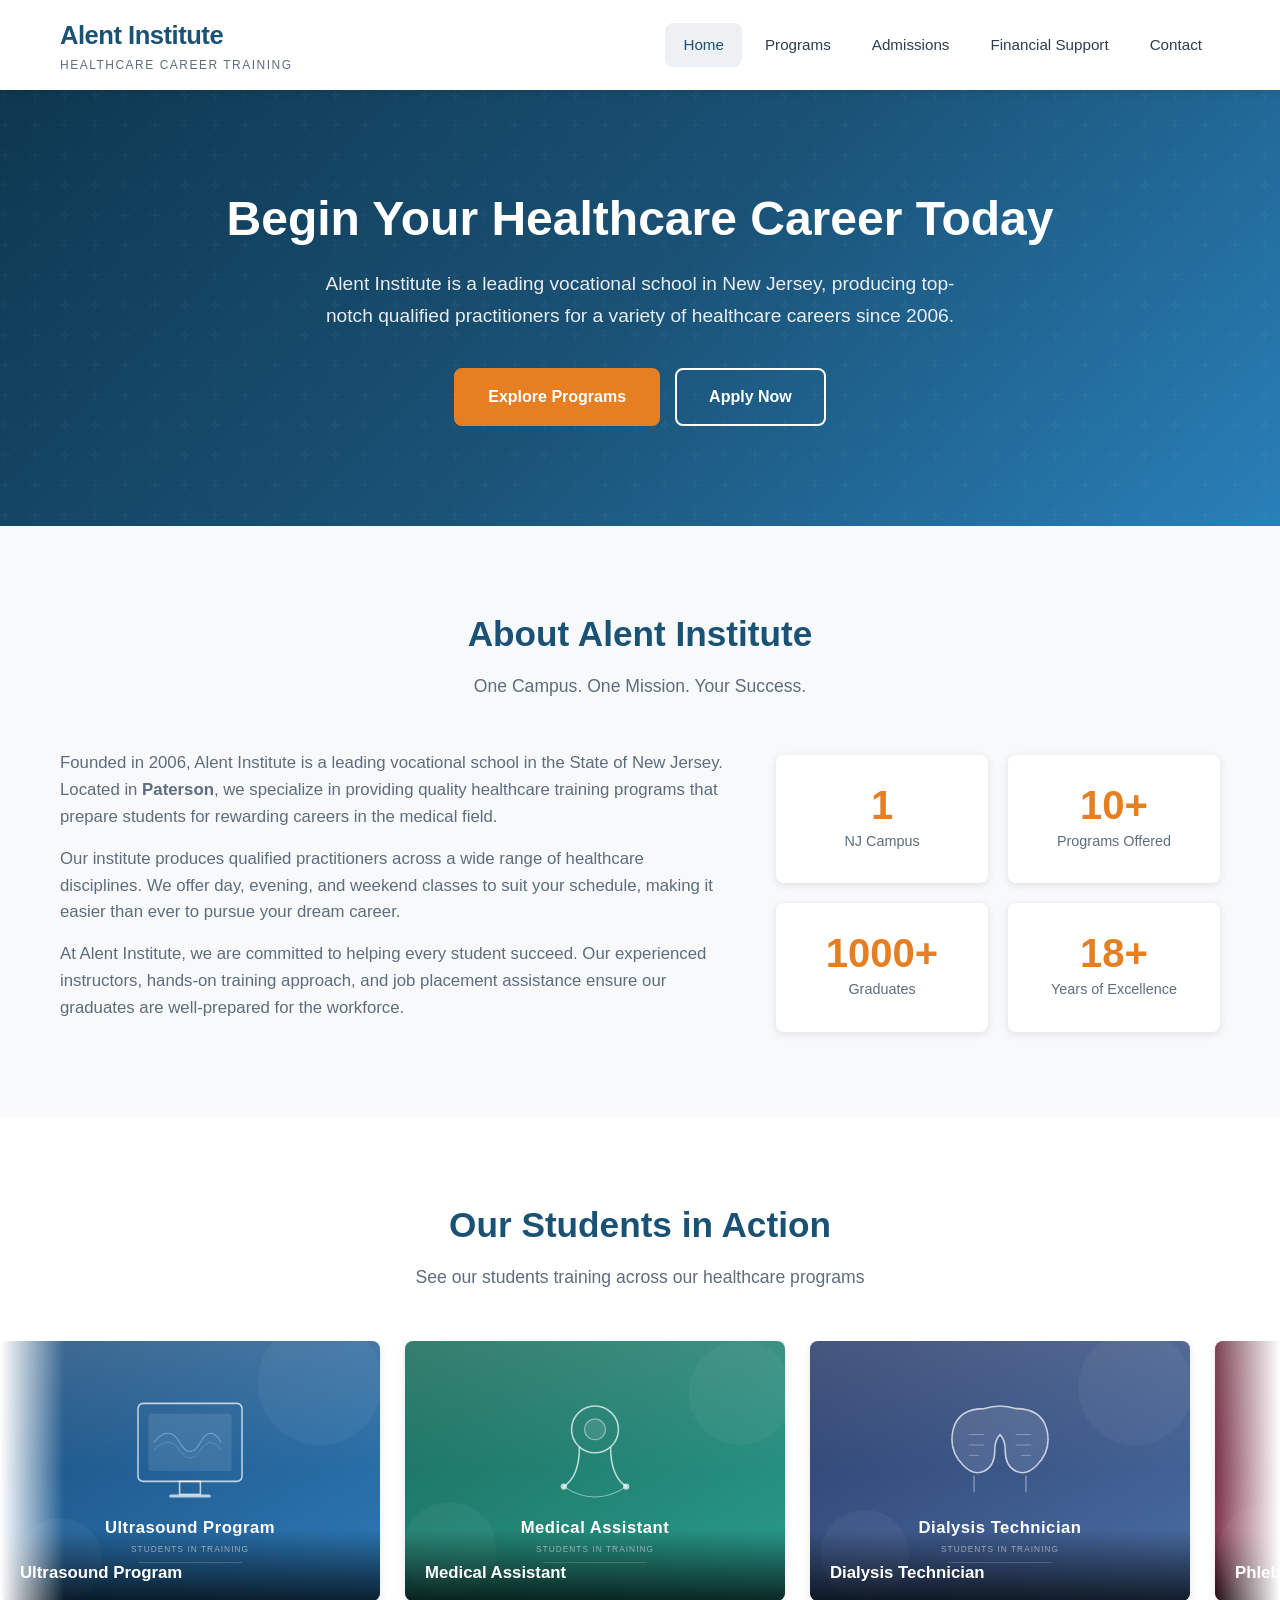
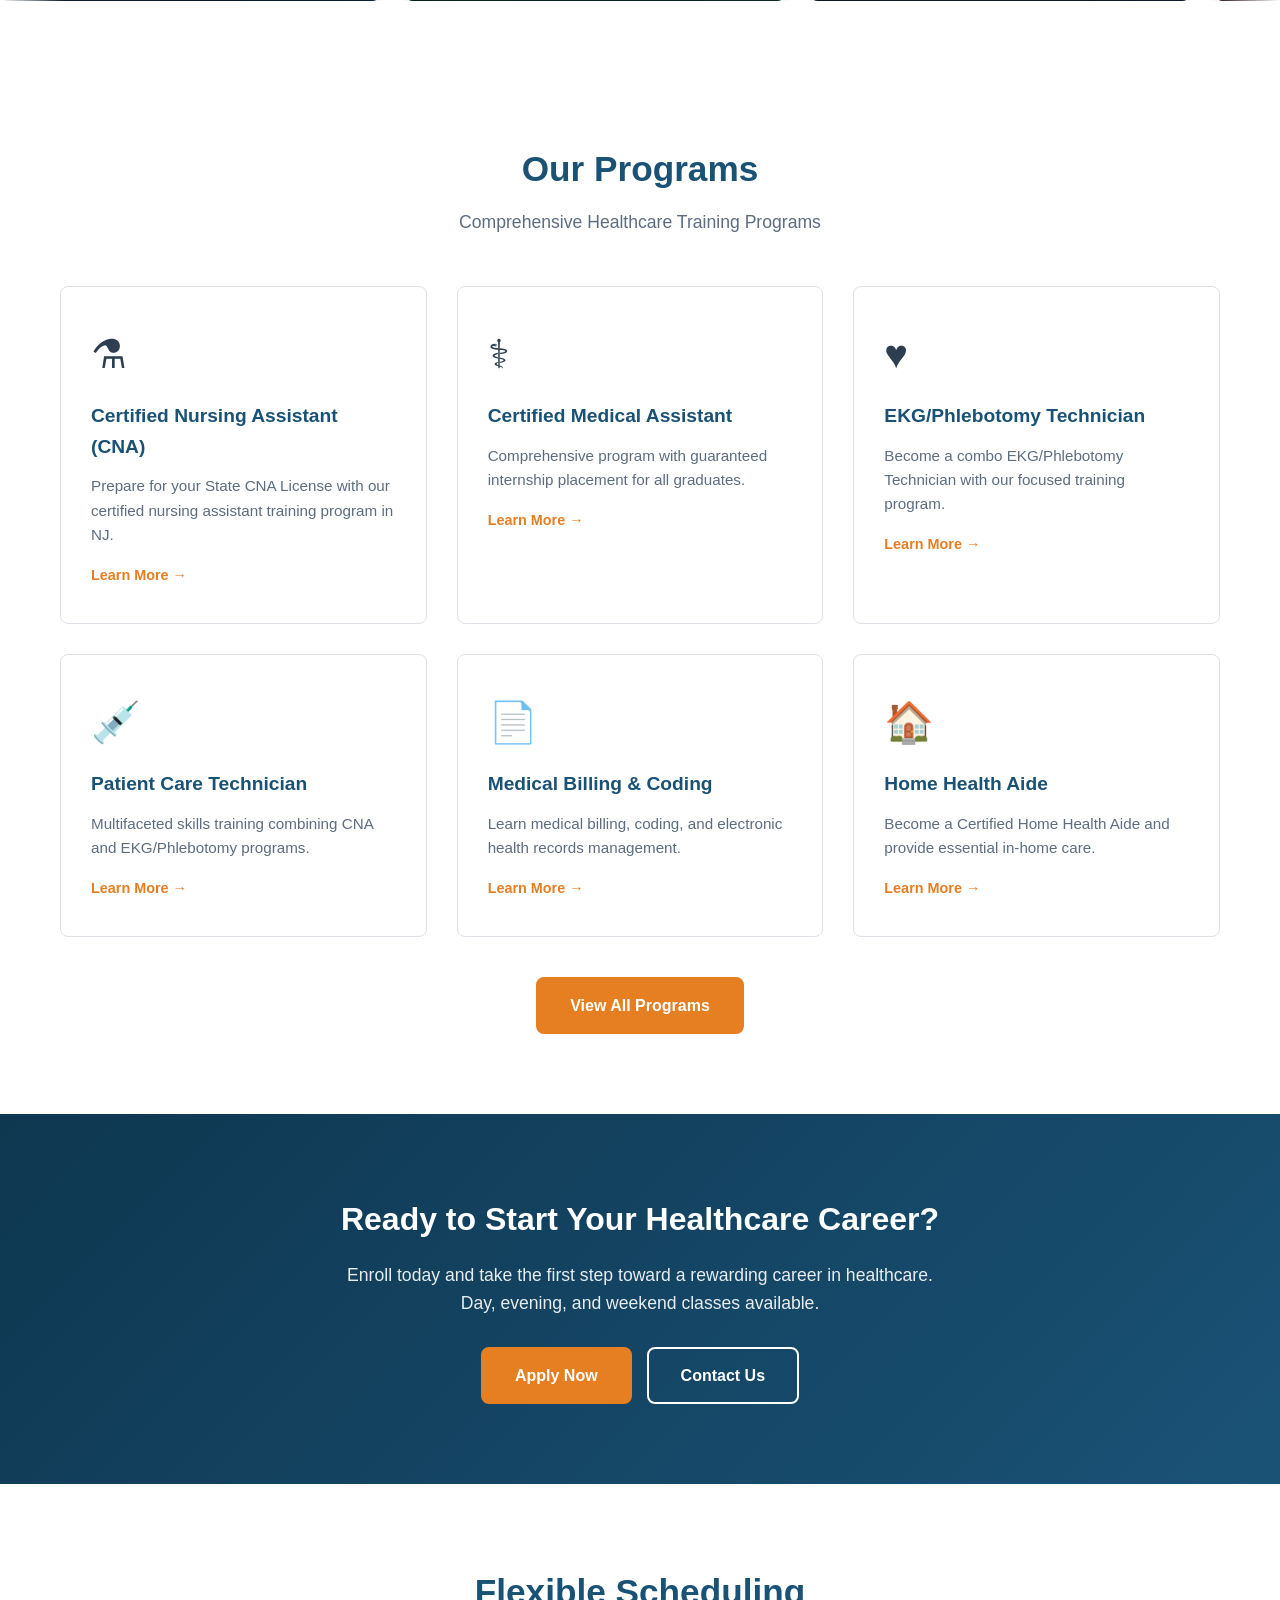
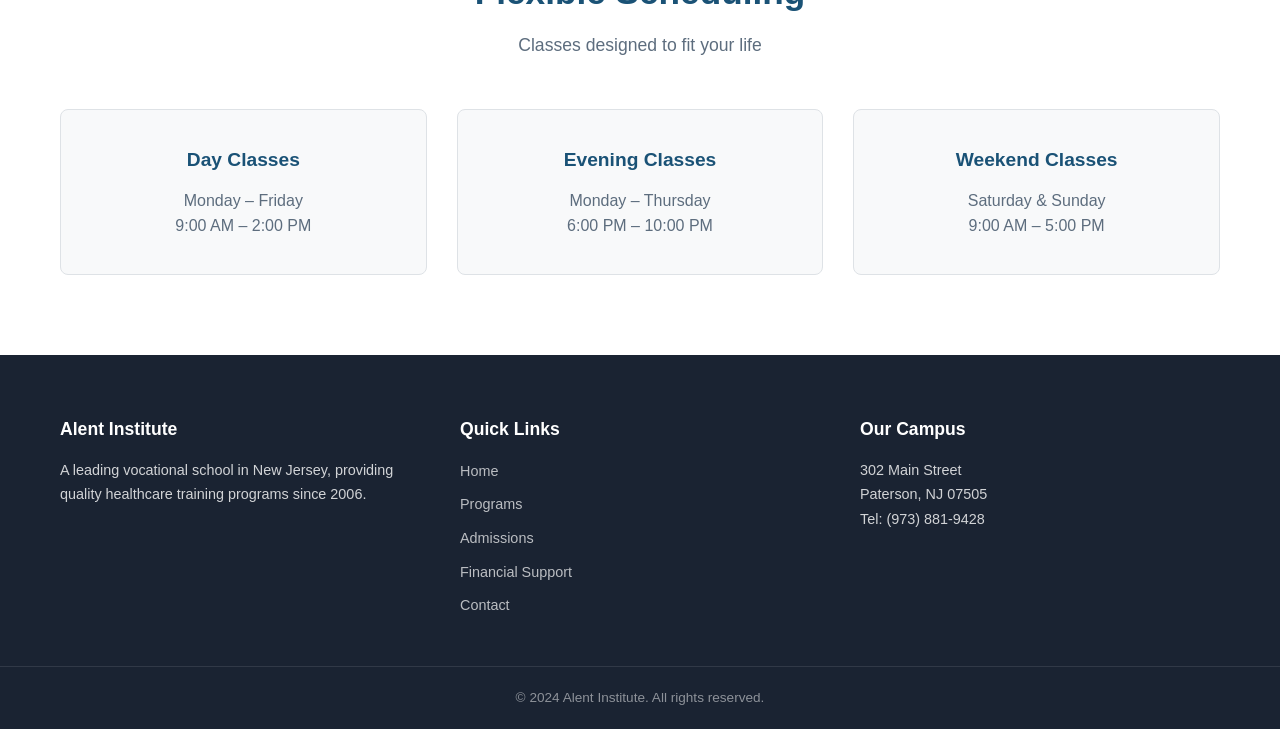
<file: index.html>
<!DOCTYPE html>
<html lang="en">
<head>
    <meta charset="UTF-8">
    <meta name="viewport" content="width=device-width, initial-scale=1.0">
    <title>Medical Training School | Alent Institute in New Jersey, USA</title>
    <meta name="description" content="Alent Institute offers certified healthcare training programs in Paterson, New Jersey. CNA, Medical Assistant, EKG/Phlebotomy, Ultrasound, Pharmacy Tech, and more.">
    <link rel="stylesheet" href="styles.css">
</head>
<body>
    <header class="site-header">
        <div class="container header-inner">
            <a href="index.html" class="logo">
                <span class="logo-main">Alent Institute</span>
                <span class="logo-tagline">Healthcare Career Training</span>
            </a>
            <button class="mobile-menu-toggle" aria-label="Toggle menu">&#9776;</button>
            <nav class="main-nav">
                <ul>
                    <li><a href="index.html" class="active">Home</a></li>
                    <li><a href="programs.html">Programs</a></li>
                    <li><a href="admissions.html">Admissions</a></li>
                    <li><a href="financial-aid.html">Financial Support</a></li>
                    <li><a href="contact.html">Contact</a></li>
                </ul>
            </nav>
        </div>
    </header>

    <section class="hero">
        <div class="hero-overlay"></div>
        <div class="container hero-content">
            <h1>Begin Your Healthcare Career Today</h1>
            <p>Alent Institute is a leading vocational school in New Jersey, producing top-notch qualified practitioners for a variety of healthcare careers since 2006.</p>
            <div class="hero-buttons">
                <a href="programs.html" class="btn btn-primary">Explore Programs</a>
                <a href="admissions.html" class="btn btn-secondary">Apply Now</a>
            </div>
        </div>
    </section>

    <section class="section about-section">
        <div class="container">
            <div class="section-header">
                <h2>About Alent Institute</h2>
                <p class="section-subtitle">One Campus. One Mission. Your Success.</p>
            </div>
            <div class="about-grid">
                <div class="about-text">
                    <p>Founded in 2006, Alent Institute is a leading vocational school in the State of New Jersey. Located in <strong>Paterson</strong>, we specialize in providing quality healthcare training programs that prepare students for rewarding careers in the medical field.</p>
                    <p>Our institute produces qualified practitioners across a wide range of healthcare disciplines. We offer day, evening, and weekend classes to suit your schedule, making it easier than ever to pursue your dream career.</p>
                    <p>At Alent Institute, we are committed to helping every student succeed. Our experienced instructors, hands-on training approach, and job placement assistance ensure our graduates are well-prepared for the workforce.</p>
                </div>
                <div class="about-highlights">
                    <div class="highlight-card">
                        <div class="highlight-number">1</div>
                        <div class="highlight-label">NJ Campus</div>
                    </div>
                    <div class="highlight-card">
                        <div class="highlight-number">10+</div>
                        <div class="highlight-label">Programs Offered</div>
                    </div>
                    <div class="highlight-card">
                        <div class="highlight-number">1000+</div>
                        <div class="highlight-label">Graduates</div>
                    </div>
                    <div class="highlight-card">
                        <div class="highlight-number">18+</div>
                        <div class="highlight-label">Years of Excellence</div>
                    </div>
                </div>
            </div>
        </div>
    </section>

    <section class="section photo-carousel-section">
        <div class="container">
            <div class="section-header">
                <h2>Our Students in Action</h2>
                <p class="section-subtitle">See our students training across our healthcare programs</p>
            </div>
        </div>
        <div class="carousel-wrapper">
            <div class="carousel-track">
                <div class="carousel-slide">
                    <img src="images/ultrasound-program.svg" alt="Students in Ultrasound Program at Alent Institute">
                    <div class="carousel-caption">Ultrasound Program</div>
                </div>
                <div class="carousel-slide">
                    <img src="images/medical-assistant.svg" alt="Students in Medical Assistant Program at Alent Institute">
                    <div class="carousel-caption">Medical Assistant</div>
                </div>
                <div class="carousel-slide">
                    <img src="images/dialysis-tech.svg" alt="Students in Dialysis Technician Program at Alent Institute">
                    <div class="carousel-caption">Dialysis Technician</div>
                </div>
                <div class="carousel-slide">
                    <img src="images/phlebotomy-tech.svg" alt="Students in Phlebotomy Technician Program at Alent Institute">
                    <div class="carousel-caption">Phlebotomy Technician</div>
                </div>
                <div class="carousel-slide">
                    <img src="images/ekg-tech.svg" alt="Students in EKG Technician Program at Alent Institute">
                    <div class="carousel-caption">EKG Technician</div>
                </div>
                <div class="carousel-slide">
                    <img src="images/medical-billing.svg" alt="Students in Medical Billing and Coding Program at Alent Institute">
                    <div class="carousel-caption">Medical Billing &amp; Coding</div>
                </div>
                <div class="carousel-slide">
                    <img src="images/cna-program.svg" alt="Students in CNA Program at Alent Institute">
                    <div class="carousel-caption">CNA Program</div>
                </div>
                <div class="carousel-slide">
                    <img src="images/pharmacy-tech.svg" alt="Students in Pharmacy Technician Program at Alent Institute">
                    <div class="carousel-caption">Pharmacy Technician</div>
                </div>
                <!-- Duplicate slides for seamless infinite scroll -->
                <div class="carousel-slide">
                    <img src="images/ultrasound-program.svg" alt="Students in Ultrasound Program at Alent Institute">
                    <div class="carousel-caption">Ultrasound Program</div>
                </div>
                <div class="carousel-slide">
                    <img src="images/medical-assistant.svg" alt="Students in Medical Assistant Program at Alent Institute">
                    <div class="carousel-caption">Medical Assistant</div>
                </div>
                <div class="carousel-slide">
                    <img src="images/dialysis-tech.svg" alt="Students in Dialysis Technician Program at Alent Institute">
                    <div class="carousel-caption">Dialysis Technician</div>
                </div>
                <div class="carousel-slide">
                    <img src="images/phlebotomy-tech.svg" alt="Students in Phlebotomy Technician Program at Alent Institute">
                    <div class="carousel-caption">Phlebotomy Technician</div>
                </div>
            </div>
        </div>
    </section>

    <section class="section programs-section">
        <div class="container">
            <div class="section-header">
                <h2>Our Programs</h2>
                <p class="section-subtitle">Comprehensive Healthcare Training Programs</p>
            </div>
            <div class="programs-grid">
                <div class="program-card">
                    <div class="program-icon">&#9879;</div>
                    <h3>Certified Nursing Assistant (CNA)</h3>
                    <p>Prepare for your State CNA License with our certified nursing assistant training program in NJ.</p>
                    <a href="programs.html#cna" class="card-link">Learn More &rarr;</a>
                </div>
                <div class="program-card">
                    <div class="program-icon">&#9877;</div>
                    <h3>Certified Medical Assistant</h3>
                    <p>Comprehensive program with guaranteed internship placement for all graduates.</p>
                    <a href="programs.html#medical-assistant" class="card-link">Learn More &rarr;</a>
                </div>
                <div class="program-card">
                    <div class="program-icon">&#9829;</div>
                    <h3>EKG/Phlebotomy Technician</h3>
                    <p>Become a combo EKG/Phlebotomy Technician with our focused training program.</p>
                    <a href="programs.html#ekg-phlebotomy" class="card-link">Learn More &rarr;</a>
                </div>
                <div class="program-card">
                    <div class="program-icon">&#128137;</div>
                    <h3>Patient Care Technician</h3>
                    <p>Multifaceted skills training combining CNA and EKG/Phlebotomy programs.</p>
                    <a href="programs.html#patient-care" class="card-link">Learn More &rarr;</a>
                </div>
                <div class="program-card">
                    <div class="program-icon">&#128196;</div>
                    <h3>Medical Billing &amp; Coding</h3>
                    <p>Learn medical billing, coding, and electronic health records management.</p>
                    <a href="programs.html#billing-coding" class="card-link">Learn More &rarr;</a>
                </div>
                <div class="program-card">
                    <div class="program-icon">&#127968;</div>
                    <h3>Home Health Aide</h3>
                    <p>Become a Certified Home Health Aide and provide essential in-home care.</p>
                    <a href="programs.html#home-health" class="card-link">Learn More &rarr;</a>
                </div>
            </div>
            <div class="programs-cta">
                <a href="programs.html" class="btn btn-primary">View All Programs</a>
            </div>
        </div>
    </section>

    <section class="section cta-section">
        <div class="container cta-content">
            <h2>Ready to Start Your Healthcare Career?</h2>
            <p>Enroll today and take the first step toward a rewarding career in healthcare. Day, evening, and weekend classes available.</p>
            <div class="hero-buttons">
                <a href="admissions.html" class="btn btn-primary">Apply Now</a>
                <a href="contact.html" class="btn btn-secondary">Contact Us</a>
            </div>
        </div>
    </section>

    <section class="section schedule-section">
        <div class="container">
            <div class="section-header">
                <h2>Flexible Scheduling</h2>
                <p class="section-subtitle">Classes designed to fit your life</p>
            </div>
            <div class="schedule-grid">
                <div class="schedule-card">
                    <h3>Day Classes</h3>
                    <p>Monday &ndash; Friday<br>9:00 AM &ndash; 2:00 PM</p>
                </div>
                <div class="schedule-card">
                    <h3>Evening Classes</h3>
                    <p>Monday &ndash; Thursday<br>6:00 PM &ndash; 10:00 PM</p>
                </div>
                <div class="schedule-card">
                    <h3>Weekend Classes</h3>
                    <p>Saturday &amp; Sunday<br>9:00 AM &ndash; 5:00 PM</p>
                </div>
            </div>
        </div>
    </section>

    <footer class="site-footer">
        <div class="container footer-inner">
            <div class="footer-col">
                <h4>Alent Institute</h4>
                <p>A leading vocational school in New Jersey, providing quality healthcare training programs since 2006.</p>
            </div>
            <div class="footer-col">
                <h4>Quick Links</h4>
                <ul>
                    <li><a href="index.html">Home</a></li>
                    <li><a href="programs.html">Programs</a></li>
                    <li><a href="admissions.html">Admissions</a></li>
                    <li><a href="financial-aid.html">Financial Support</a></li>
                    <li><a href="contact.html">Contact</a></li>
                </ul>
            </div>
            <div class="footer-col">
                <h4>Our Campus</h4>
                <p>302 Main Street<br>Paterson, NJ 07505<br>Tel: (973) 881-9428</p>
            </div>
        </div>
        <div class="footer-bottom">
            <div class="container">
                <p>&copy; 2024 Alent Institute. All rights reserved.</p>
            </div>
        </div>
    </footer>

    <script>
        document.querySelector('.mobile-menu-toggle').addEventListener('click', function() {
            document.querySelector('.main-nav').classList.toggle('open');
        });
    </script>
</body>
</html>
</file>
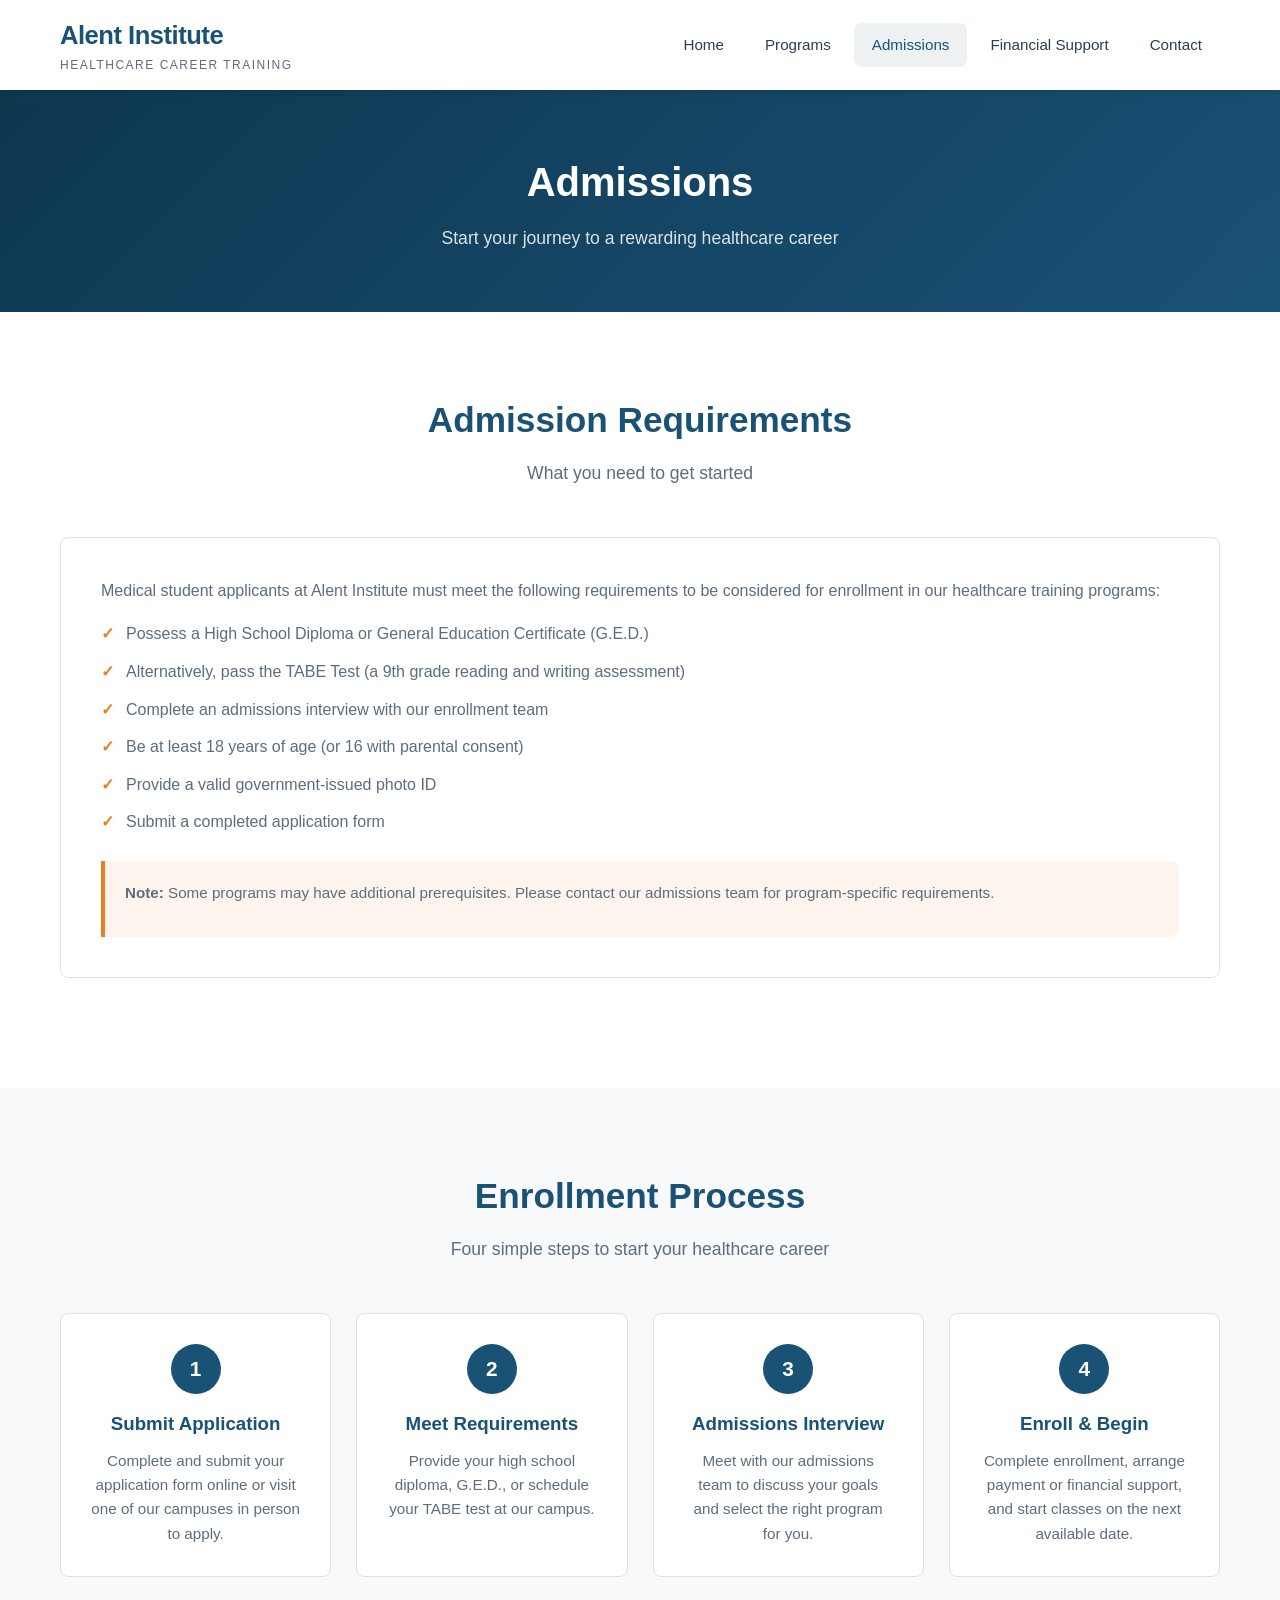
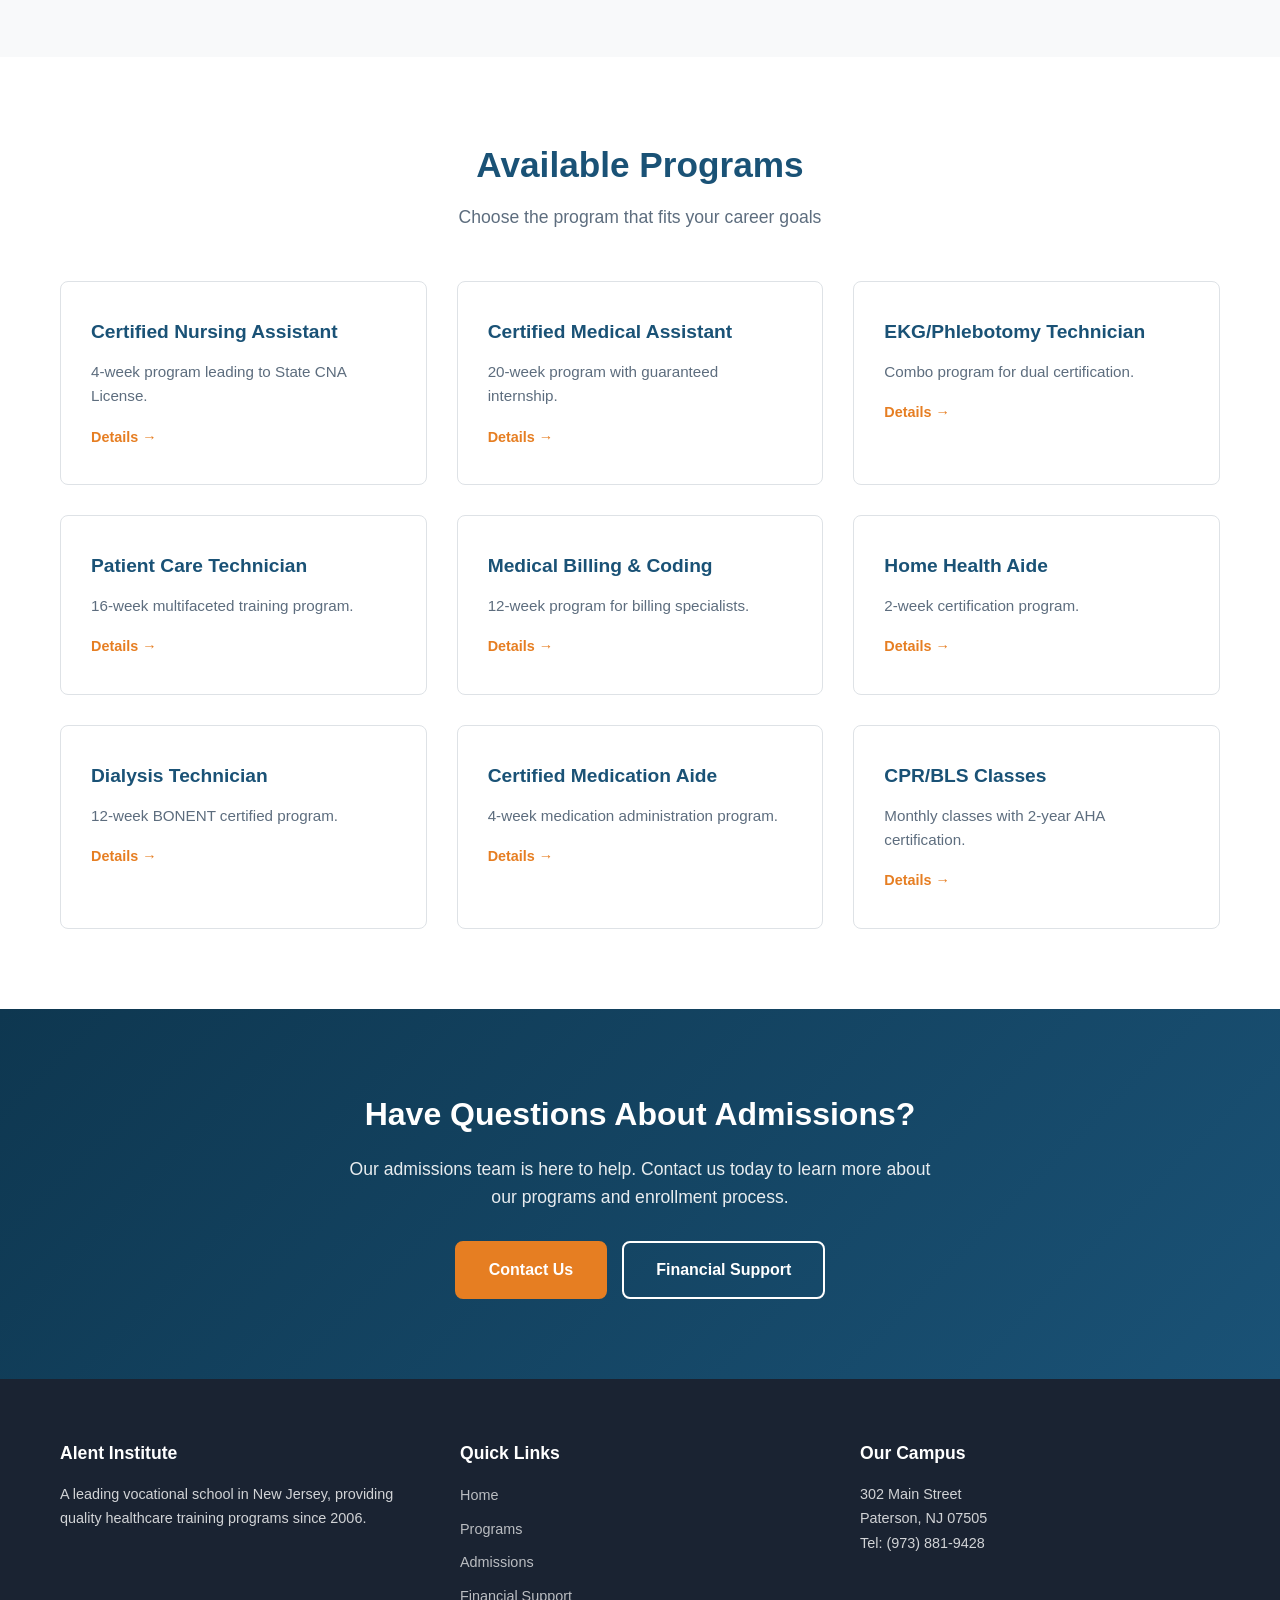
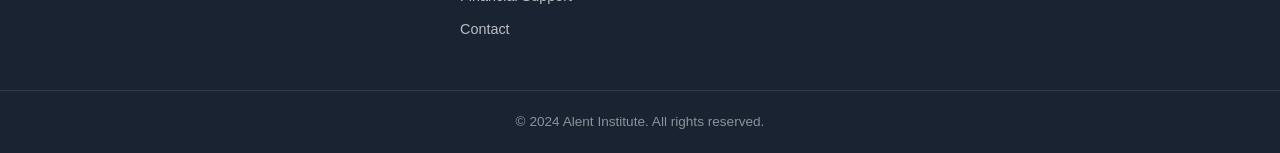
<file: admissions.html>
<!DOCTYPE html>
<html lang="en">
<head>
    <meta charset="UTF-8">
    <meta name="viewport" content="width=device-width, initial-scale=1.0">
    <title>Admissions | Alent Institute</title>
    <meta name="description" content="Learn about admissions requirements and the enrollment process at Alent Institute. Start your healthcare career today.">
    <link rel="stylesheet" href="styles.css">
</head>
<body>
    <header class="site-header">
        <div class="container header-inner">
            <a href="index.html" class="logo">
                <span class="logo-main">Alent Institute</span>
                <span class="logo-tagline">Healthcare Career Training</span>
            </a>
            <button class="mobile-menu-toggle" aria-label="Toggle menu">&#9776;</button>
            <nav class="main-nav">
                <ul>
                    <li><a href="index.html">Home</a></li>
                    <li><a href="programs.html">Programs</a></li>
                    <li><a href="admissions.html" class="active">Admissions</a></li>
                    <li><a href="financial-aid.html">Financial Support</a></li>
                    <li><a href="contact.html">Contact</a></li>
                </ul>
            </nav>
        </div>
    </header>

    <section class="page-header">
        <div class="container">
            <h1>Admissions</h1>
            <p>Start your journey to a rewarding healthcare career</p>
        </div>
    </section>

    <section class="section">
        <div class="container">
            <div class="section-header">
                <h2>Admission Requirements</h2>
                <p class="section-subtitle">What you need to get started</p>
            </div>

            <div class="program-detail">
                <p>Medical student applicants at Alent Institute must meet the following requirements to be considered for enrollment in our healthcare training programs:</p>

                <ul>
                    <li>Possess a High School Diploma or General Education Certificate (G.E.D.)</li>
                    <li>Alternatively, pass the TABE Test (a 9th grade reading and writing assessment)</li>
                    <li>Complete an admissions interview with our enrollment team</li>
                    <li>Be at least 18 years of age (or 16 with parental consent)</li>
                    <li>Provide a valid government-issued photo ID</li>
                    <li>Submit a completed application form</li>
                </ul>

                <div class="info-note">
                    <p><strong>Note:</strong> Some programs may have additional prerequisites. Please contact our admissions team for program-specific requirements.</p>
                </div>
            </div>
        </div>
    </section>

    <section class="section" style="background: var(--bg-light);">
        <div class="container">
            <div class="section-header">
                <h2>Enrollment Process</h2>
                <p class="section-subtitle">Four simple steps to start your healthcare career</p>
            </div>
            <div class="steps-grid">
                <div class="step-card">
                    <div class="step-number">1</div>
                    <h3>Submit Application</h3>
                    <p>Complete and submit your application form online or visit one of our campuses in person to apply.</p>
                </div>
                <div class="step-card">
                    <div class="step-number">2</div>
                    <h3>Meet Requirements</h3>
                    <p>Provide your high school diploma, G.E.D., or schedule your TABE test at our campus.</p>
                </div>
                <div class="step-card">
                    <div class="step-number">3</div>
                    <h3>Admissions Interview</h3>
                    <p>Meet with our admissions team to discuss your goals and select the right program for you.</p>
                </div>
                <div class="step-card">
                    <div class="step-number">4</div>
                    <h3>Enroll &amp; Begin</h3>
                    <p>Complete enrollment, arrange payment or financial support, and start classes on the next available date.</p>
                </div>
            </div>
        </div>
    </section>

    <section class="section">
        <div class="container">
            <div class="section-header">
                <h2>Available Programs</h2>
                <p class="section-subtitle">Choose the program that fits your career goals</p>
            </div>
            <div class="programs-grid">
                <div class="program-card">
                    <h3>Certified Nursing Assistant</h3>
                    <p>4-week program leading to State CNA License.</p>
                    <a href="programs.html#cna" class="card-link">Details &rarr;</a>
                </div>
                <div class="program-card">
                    <h3>Certified Medical Assistant</h3>
                    <p>20-week program with guaranteed internship.</p>
                    <a href="programs.html#medical-assistant" class="card-link">Details &rarr;</a>
                </div>
                <div class="program-card">
                    <h3>EKG/Phlebotomy Technician</h3>
                    <p>Combo program for dual certification.</p>
                    <a href="programs.html#ekg-phlebotomy" class="card-link">Details &rarr;</a>
                </div>
                <div class="program-card">
                    <h3>Patient Care Technician</h3>
                    <p>16-week multifaceted training program.</p>
                    <a href="programs.html#patient-care" class="card-link">Details &rarr;</a>
                </div>
                <div class="program-card">
                    <h3>Medical Billing &amp; Coding</h3>
                    <p>12-week program for billing specialists.</p>
                    <a href="programs.html#billing-coding" class="card-link">Details &rarr;</a>
                </div>
                <div class="program-card">
                    <h3>Home Health Aide</h3>
                    <p>2-week certification program.</p>
                    <a href="programs.html#home-health" class="card-link">Details &rarr;</a>
                </div>
                <div class="program-card">
                    <h3>Dialysis Technician</h3>
                    <p>12-week BONENT certified program.</p>
                    <a href="programs.html#dialysis" class="card-link">Details &rarr;</a>
                </div>
                <div class="program-card">
                    <h3>Certified Medication Aide</h3>
                    <p>4-week medication administration program.</p>
                    <a href="programs.html#medication-aide" class="card-link">Details &rarr;</a>
                </div>
                <div class="program-card">
                    <h3>CPR/BLS Classes</h3>
                    <p>Monthly classes with 2-year AHA certification.</p>
                    <a href="programs.html#cpr-bls" class="card-link">Details &rarr;</a>
                </div>
            </div>
        </div>
    </section>

    <section class="section cta-section">
        <div class="container cta-content">
            <h2>Have Questions About Admissions?</h2>
            <p>Our admissions team is here to help. Contact us today to learn more about our programs and enrollment process.</p>
            <div class="hero-buttons">
                <a href="contact.html" class="btn btn-primary">Contact Us</a>
                <a href="financial-aid.html" class="btn btn-secondary">Financial Support</a>
            </div>
        </div>
    </section>

    <footer class="site-footer">
        <div class="container footer-inner">
            <div class="footer-col">
                <h4>Alent Institute</h4>
                <p>A leading vocational school in New Jersey, providing quality healthcare training programs since 2006.</p>
            </div>
            <div class="footer-col">
                <h4>Quick Links</h4>
                <ul>
                    <li><a href="index.html">Home</a></li>
                    <li><a href="programs.html">Programs</a></li>
                    <li><a href="admissions.html">Admissions</a></li>
                    <li><a href="financial-aid.html">Financial Support</a></li>
                    <li><a href="contact.html">Contact</a></li>
                </ul>
            </div>
            <div class="footer-col">
                <h4>Our Campus</h4>
                <p>302 Main Street<br>Paterson, NJ 07505<br>Tel: (973) 881-9428</p>
            </div>
        </div>
        <div class="footer-bottom">
            <div class="container">
                <p>&copy; 2024 Alent Institute. All rights reserved.</p>
            </div>
        </div>
    </footer>

    <script>
        document.querySelector('.mobile-menu-toggle').addEventListener('click', function() {
            document.querySelector('.main-nav').classList.toggle('open');
        });
    </script>
</body>
</html>
</file>
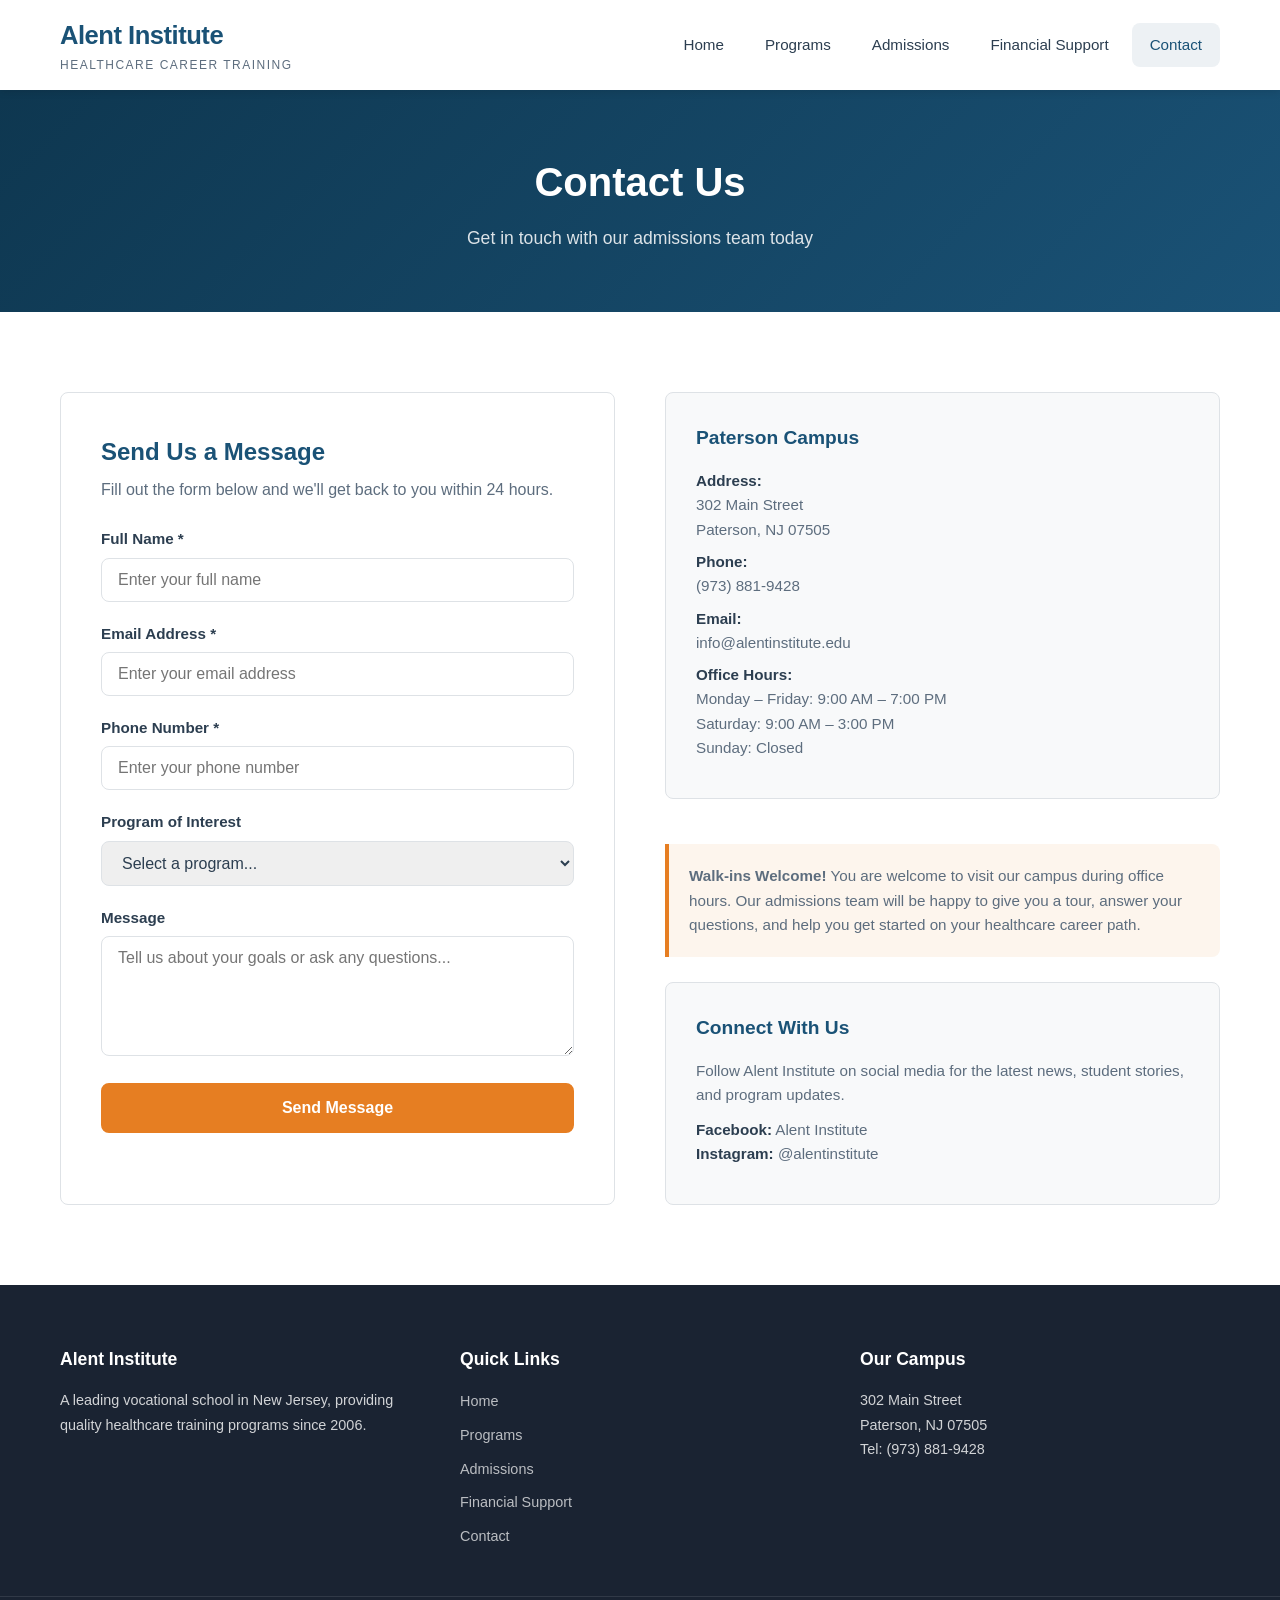
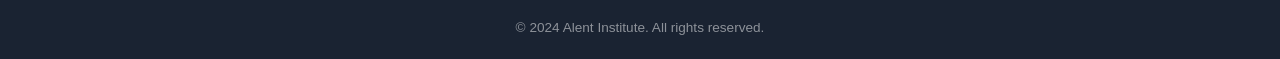
<file: contact.html>
<!DOCTYPE html>
<html lang="en">
<head>
    <meta charset="UTF-8">
    <meta name="viewport" content="width=device-width, initial-scale=1.0">
    <title>Contact Alent Institute | Training For Healthcare Careers</title>
    <meta name="description" content="Contact Alent Institute for information about our healthcare training programs. Located in Paterson, NJ.">
    <link rel="stylesheet" href="styles.css">
</head>
<body>
    <header class="site-header">
        <div class="container header-inner">
            <a href="index.html" class="logo">
                <span class="logo-main">Alent Institute</span>
                <span class="logo-tagline">Healthcare Career Training</span>
            </a>
            <button class="mobile-menu-toggle" aria-label="Toggle menu">&#9776;</button>
            <nav class="main-nav">
                <ul>
                    <li><a href="index.html">Home</a></li>
                    <li><a href="programs.html">Programs</a></li>
                    <li><a href="admissions.html">Admissions</a></li>
                    <li><a href="financial-aid.html">Financial Support</a></li>
                    <li><a href="contact.html" class="active">Contact</a></li>
                </ul>
            </nav>
        </div>
    </header>

    <section class="page-header">
        <div class="container">
            <h1>Contact Us</h1>
            <p>Get in touch with our admissions team today</p>
        </div>
    </section>

    <section class="section">
        <div class="container">
            <div class="contact-grid">
                <div class="contact-form">
                    <h2 style="color: var(--primary); margin-bottom: 5px;">Send Us a Message</h2>
                    <p style="color: var(--text-light); margin-bottom: 25px;">Fill out the form below and we'll get back to you within 24 hours.</p>

                    <form action="#" method="post">
                        <div class="form-group">
                            <label for="name">Full Name *</label>
                            <input type="text" id="name" name="name" required placeholder="Enter your full name">
                        </div>
                        <div class="form-group">
                            <label for="email">Email Address *</label>
                            <input type="email" id="email" name="email" required placeholder="Enter your email address">
                        </div>
                        <div class="form-group">
                            <label for="phone">Phone Number *</label>
                            <input type="tel" id="phone" name="phone" required placeholder="Enter your phone number">
                        </div>
                        <div class="form-group">
                            <label for="program">Program of Interest</label>
                            <select id="program" name="program">
                                <option value="">Select a program...</option>
                                <option value="cna">Certified Nursing Assistant (CNA)</option>
                                <option value="medical-assistant">Certified Medical Assistant</option>
                                <option value="ekg-phlebotomy">EKG/Phlebotomy Technician</option>
                                <option value="patient-care">Patient Care Technician</option>
                                <option value="billing-coding">Medical Billing &amp; Coding</option>
                                <option value="home-health">Home Health Aide</option>
                                <option value="dialysis">Dialysis Technician</option>
                                <option value="medication-aide">Certified Medication Aide</option>
                                <option value="cpr-bls">CPR/BLS Classes</option>
                            </select>
                        </div>
                        <div class="form-group">
                            <label for="message">Message</label>
                            <textarea id="message" name="message" placeholder="Tell us about your goals or ask any questions..."></textarea>
                        </div>
                        <button type="submit" class="btn btn-primary" style="width: 100%;">Send Message</button>
                    </form>
                </div>

                <div class="contact-info-section">
                    <div class="campus-card">
                        <h3>Paterson Campus</h3>
                        <p><strong>Address:</strong><br>302 Main Street<br>Paterson, NJ 07505</p>
                        <p><strong>Phone:</strong><br>(973) 881-9428</p>
                        <p><strong>Email:</strong><br>info@alentinstitute.edu</p>
                        <p><strong>Office Hours:</strong><br>
                            Monday &ndash; Friday: 9:00 AM &ndash; 7:00 PM<br>
                            Saturday: 9:00 AM &ndash; 3:00 PM<br>
                            Sunday: Closed
                        </p>
                    </div>

                    <div class="info-note">
                        <p><strong>Walk-ins Welcome!</strong> You are welcome to visit our campus during office hours. Our admissions team will be happy to give you a tour, answer your questions, and help you get started on your healthcare career path.</p>
                    </div>

                    <div class="campus-card">
                        <h3>Connect With Us</h3>
                        <p>Follow Alent Institute on social media for the latest news, student stories, and program updates.</p>
                        <p style="margin-top: 10px;">
                            <strong>Facebook:</strong> Alent Institute<br>
                            <strong>Instagram:</strong> @alentinstitute
                        </p>
                    </div>
                </div>
            </div>
        </div>
    </section>

    <footer class="site-footer">
        <div class="container footer-inner">
            <div class="footer-col">
                <h4>Alent Institute</h4>
                <p>A leading vocational school in New Jersey, providing quality healthcare training programs since 2006.</p>
            </div>
            <div class="footer-col">
                <h4>Quick Links</h4>
                <ul>
                    <li><a href="index.html">Home</a></li>
                    <li><a href="programs.html">Programs</a></li>
                    <li><a href="admissions.html">Admissions</a></li>
                    <li><a href="financial-aid.html">Financial Support</a></li>
                    <li><a href="contact.html">Contact</a></li>
                </ul>
            </div>
            <div class="footer-col">
                <h4>Our Campus</h4>
                <p>302 Main Street<br>Paterson, NJ 07505<br>Tel: (973) 881-9428</p>
            </div>
        </div>
        <div class="footer-bottom">
            <div class="container">
                <p>&copy; 2024 Alent Institute. All rights reserved.</p>
            </div>
        </div>
    </footer>

    <script>
        document.querySelector('.mobile-menu-toggle').addEventListener('click', function() {
            document.querySelector('.main-nav').classList.toggle('open');
        });
    </script>
</body>
</html>
</file>
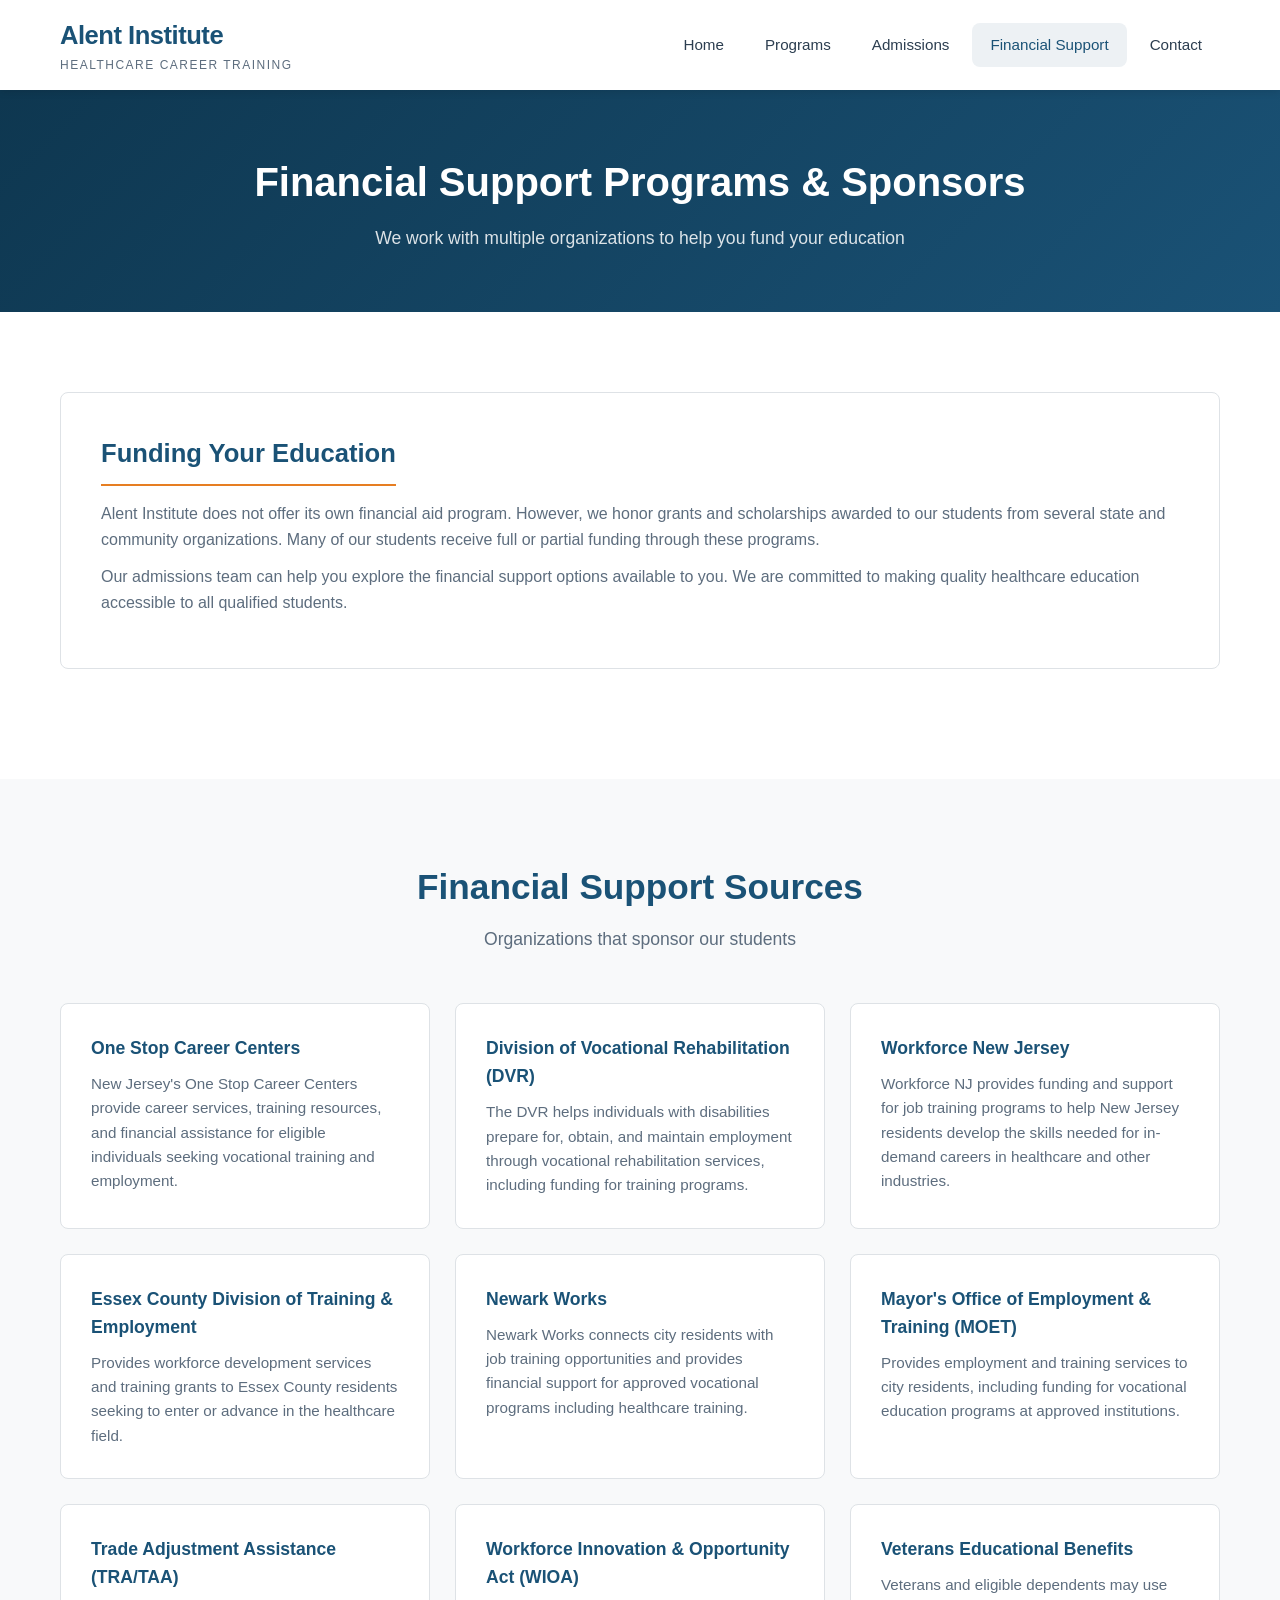
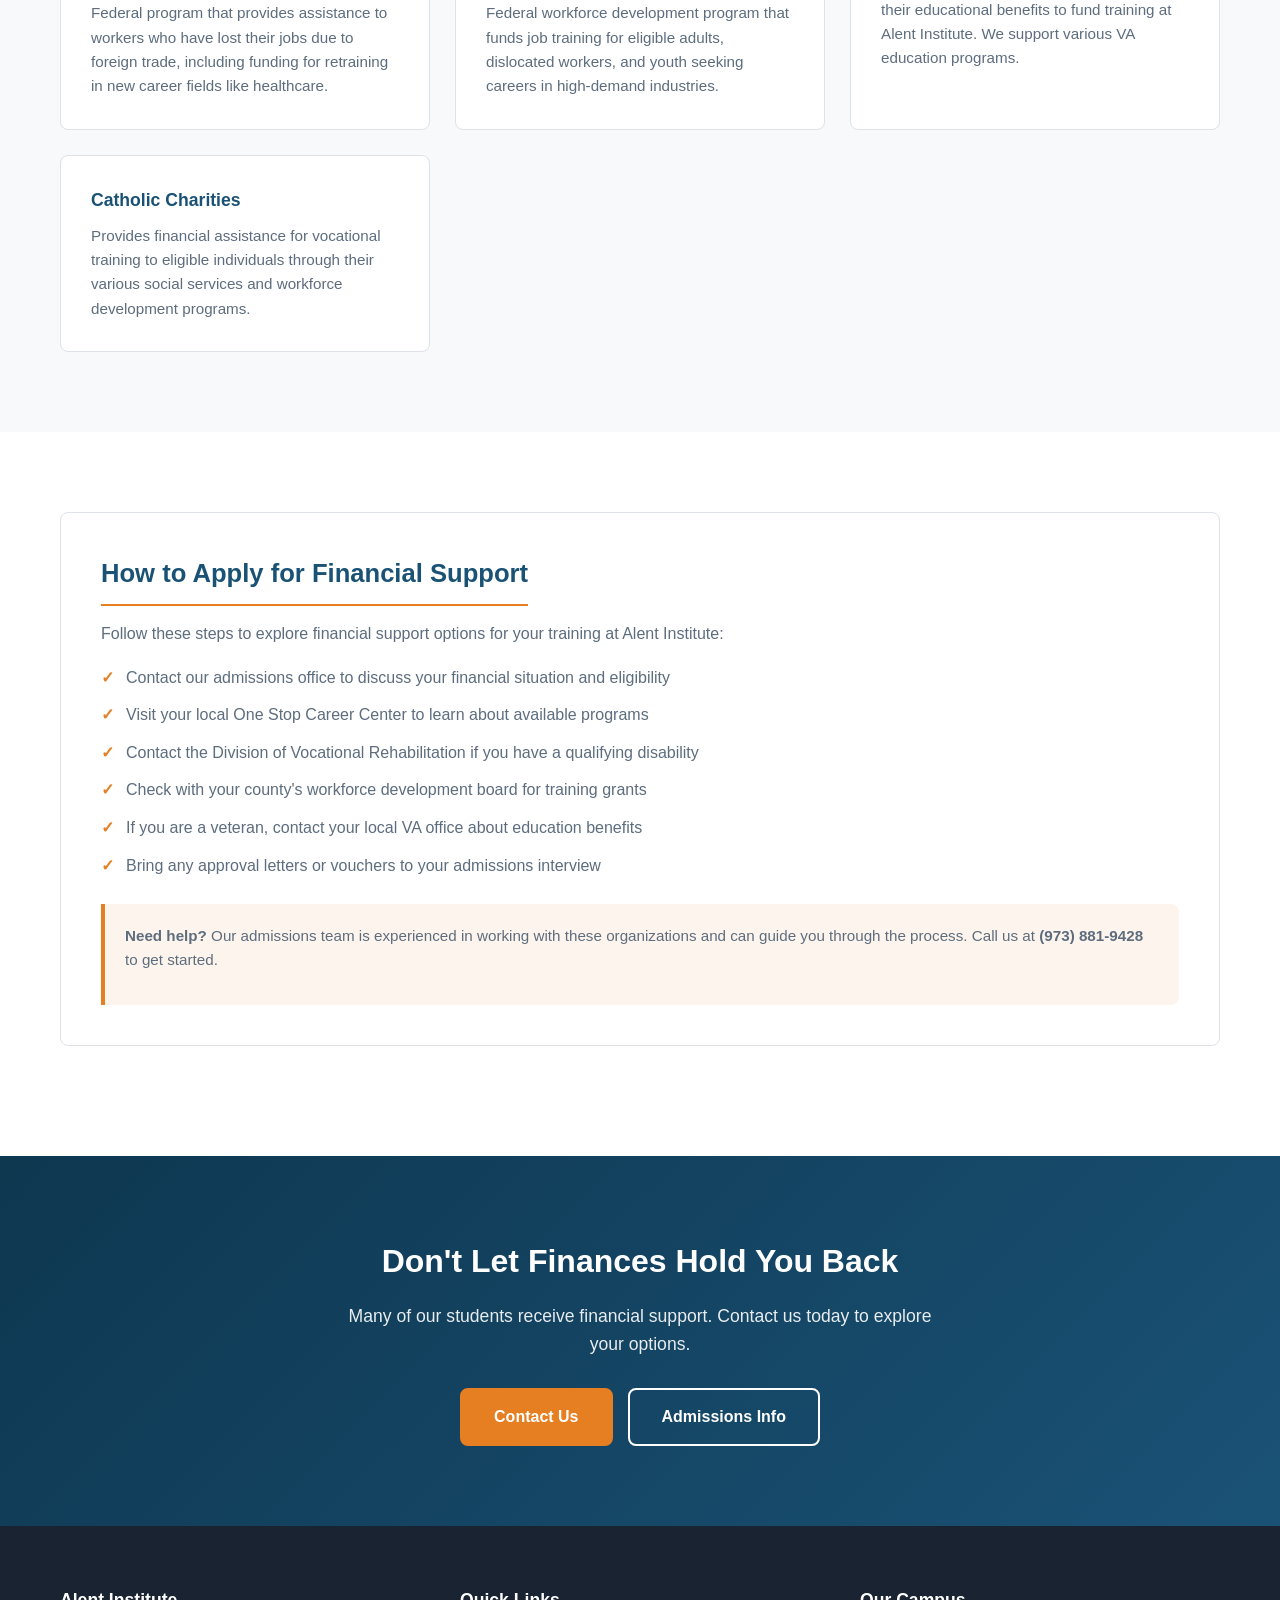
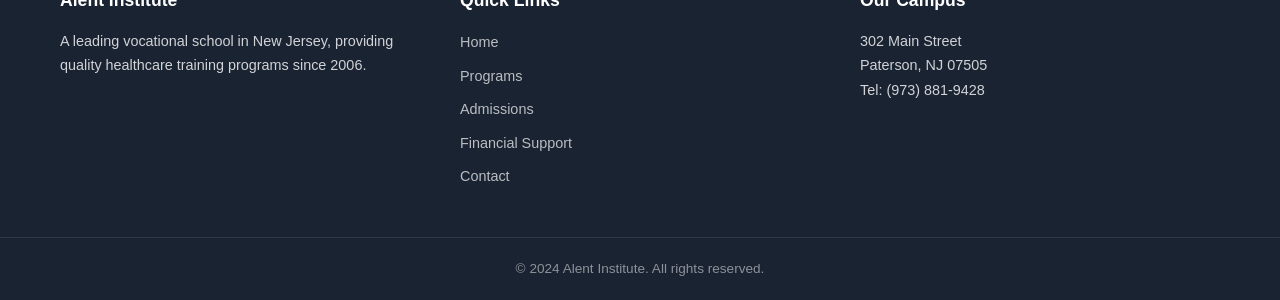
<file: financial-aid.html>
<!DOCTYPE html>
<html lang="en">
<head>
    <meta charset="UTF-8">
    <meta name="viewport" content="width=device-width, initial-scale=1.0">
    <title>Financial Support Programs &amp; Sponsors | Alent Institute</title>
    <meta name="description" content="Learn about financial support programs and sponsors available for students at Alent Institute. Workforce NJ, DVR, and more.">
    <link rel="stylesheet" href="styles.css">
</head>
<body>
    <header class="site-header">
        <div class="container header-inner">
            <a href="index.html" class="logo">
                <span class="logo-main">Alent Institute</span>
                <span class="logo-tagline">Healthcare Career Training</span>
            </a>
            <button class="mobile-menu-toggle" aria-label="Toggle menu">&#9776;</button>
            <nav class="main-nav">
                <ul>
                    <li><a href="index.html">Home</a></li>
                    <li><a href="programs.html">Programs</a></li>
                    <li><a href="admissions.html">Admissions</a></li>
                    <li><a href="financial-aid.html" class="active">Financial Support</a></li>
                    <li><a href="contact.html">Contact</a></li>
                </ul>
            </nav>
        </div>
    </header>

    <section class="page-header">
        <div class="container">
            <h1>Financial Support Programs &amp; Sponsors</h1>
            <p>We work with multiple organizations to help you fund your education</p>
        </div>
    </section>

    <section class="section">
        <div class="container">
            <div class="program-detail">
                <h2>Funding Your Education</h2>
                <p>Alent Institute does not offer its own financial aid program. However, we honor grants and scholarships awarded to our students from several state and community organizations. Many of our students receive full or partial funding through these programs.</p>
                <p>Our admissions team can help you explore the financial support options available to you. We are committed to making quality healthcare education accessible to all qualified students.</p>
            </div>
        </div>
    </section>

    <section class="section" style="background: var(--bg-light);">
        <div class="container">
            <div class="section-header">
                <h2>Financial Support Sources</h2>
                <p class="section-subtitle">Organizations that sponsor our students</p>
            </div>
            <div class="sponsors-grid">
                <div class="sponsor-card">
                    <h3>One Stop Career Centers</h3>
                    <p>New Jersey's One Stop Career Centers provide career services, training resources, and financial assistance for eligible individuals seeking vocational training and employment.</p>
                </div>
                <div class="sponsor-card">
                    <h3>Division of Vocational Rehabilitation (DVR)</h3>
                    <p>The DVR helps individuals with disabilities prepare for, obtain, and maintain employment through vocational rehabilitation services, including funding for training programs.</p>
                </div>
                <div class="sponsor-card">
                    <h3>Workforce New Jersey</h3>
                    <p>Workforce NJ provides funding and support for job training programs to help New Jersey residents develop the skills needed for in-demand careers in healthcare and other industries.</p>
                </div>
                <div class="sponsor-card">
                    <h3>Essex County Division of Training &amp; Employment</h3>
                    <p>Provides workforce development services and training grants to Essex County residents seeking to enter or advance in the healthcare field.</p>
                </div>
                <div class="sponsor-card">
                    <h3>Newark Works</h3>
                    <p>Newark Works connects city residents with job training opportunities and provides financial support for approved vocational programs including healthcare training.</p>
                </div>
                <div class="sponsor-card">
                    <h3>Mayor's Office of Employment &amp; Training (MOET)</h3>
                    <p>Provides employment and training services to city residents, including funding for vocational education programs at approved institutions.</p>
                </div>
                <div class="sponsor-card">
                    <h3>Trade Adjustment Assistance (TRA/TAA)</h3>
                    <p>Federal program that provides assistance to workers who have lost their jobs due to foreign trade, including funding for retraining in new career fields like healthcare.</p>
                </div>
                <div class="sponsor-card">
                    <h3>Workforce Innovation &amp; Opportunity Act (WIOA)</h3>
                    <p>Federal workforce development program that funds job training for eligible adults, dislocated workers, and youth seeking careers in high-demand industries.</p>
                </div>
                <div class="sponsor-card">
                    <h3>Veterans Educational Benefits</h3>
                    <p>Veterans and eligible dependents may use their educational benefits to fund training at Alent Institute. We support various VA education programs.</p>
                </div>
                <div class="sponsor-card">
                    <h3>Catholic Charities</h3>
                    <p>Provides financial assistance for vocational training to eligible individuals through their various social services and workforce development programs.</p>
                </div>
            </div>
        </div>
    </section>

    <section class="section">
        <div class="container">
            <div class="program-detail">
                <h2>How to Apply for Financial Support</h2>
                <p>Follow these steps to explore financial support options for your training at Alent Institute:</p>
                <ul>
                    <li>Contact our admissions office to discuss your financial situation and eligibility</li>
                    <li>Visit your local One Stop Career Center to learn about available programs</li>
                    <li>Contact the Division of Vocational Rehabilitation if you have a qualifying disability</li>
                    <li>Check with your county's workforce development board for training grants</li>
                    <li>If you are a veteran, contact your local VA office about education benefits</li>
                    <li>Bring any approval letters or vouchers to your admissions interview</li>
                </ul>
                <div class="info-note">
                    <p><strong>Need help?</strong> Our admissions team is experienced in working with these organizations and can guide you through the process. Call us at <strong>(973) 881-9428</strong> to get started.</p>
                </div>
            </div>
        </div>
    </section>

    <section class="section cta-section">
        <div class="container cta-content">
            <h2>Don't Let Finances Hold You Back</h2>
            <p>Many of our students receive financial support. Contact us today to explore your options.</p>
            <div class="hero-buttons">
                <a href="contact.html" class="btn btn-primary">Contact Us</a>
                <a href="admissions.html" class="btn btn-secondary">Admissions Info</a>
            </div>
        </div>
    </section>

    <footer class="site-footer">
        <div class="container footer-inner">
            <div class="footer-col">
                <h4>Alent Institute</h4>
                <p>A leading vocational school in New Jersey, providing quality healthcare training programs since 2006.</p>
            </div>
            <div class="footer-col">
                <h4>Quick Links</h4>
                <ul>
                    <li><a href="index.html">Home</a></li>
                    <li><a href="programs.html">Programs</a></li>
                    <li><a href="admissions.html">Admissions</a></li>
                    <li><a href="financial-aid.html">Financial Support</a></li>
                    <li><a href="contact.html">Contact</a></li>
                </ul>
            </div>
            <div class="footer-col">
                <h4>Our Campus</h4>
                <p>302 Main Street<br>Paterson, NJ 07505<br>Tel: (973) 881-9428</p>
            </div>
        </div>
        <div class="footer-bottom">
            <div class="container">
                <p>&copy; 2024 Alent Institute. All rights reserved.</p>
            </div>
        </div>
    </footer>

    <script>
        document.querySelector('.mobile-menu-toggle').addEventListener('click', function() {
            document.querySelector('.main-nav').classList.toggle('open');
        });
    </script>
</body>
</html>
</file>
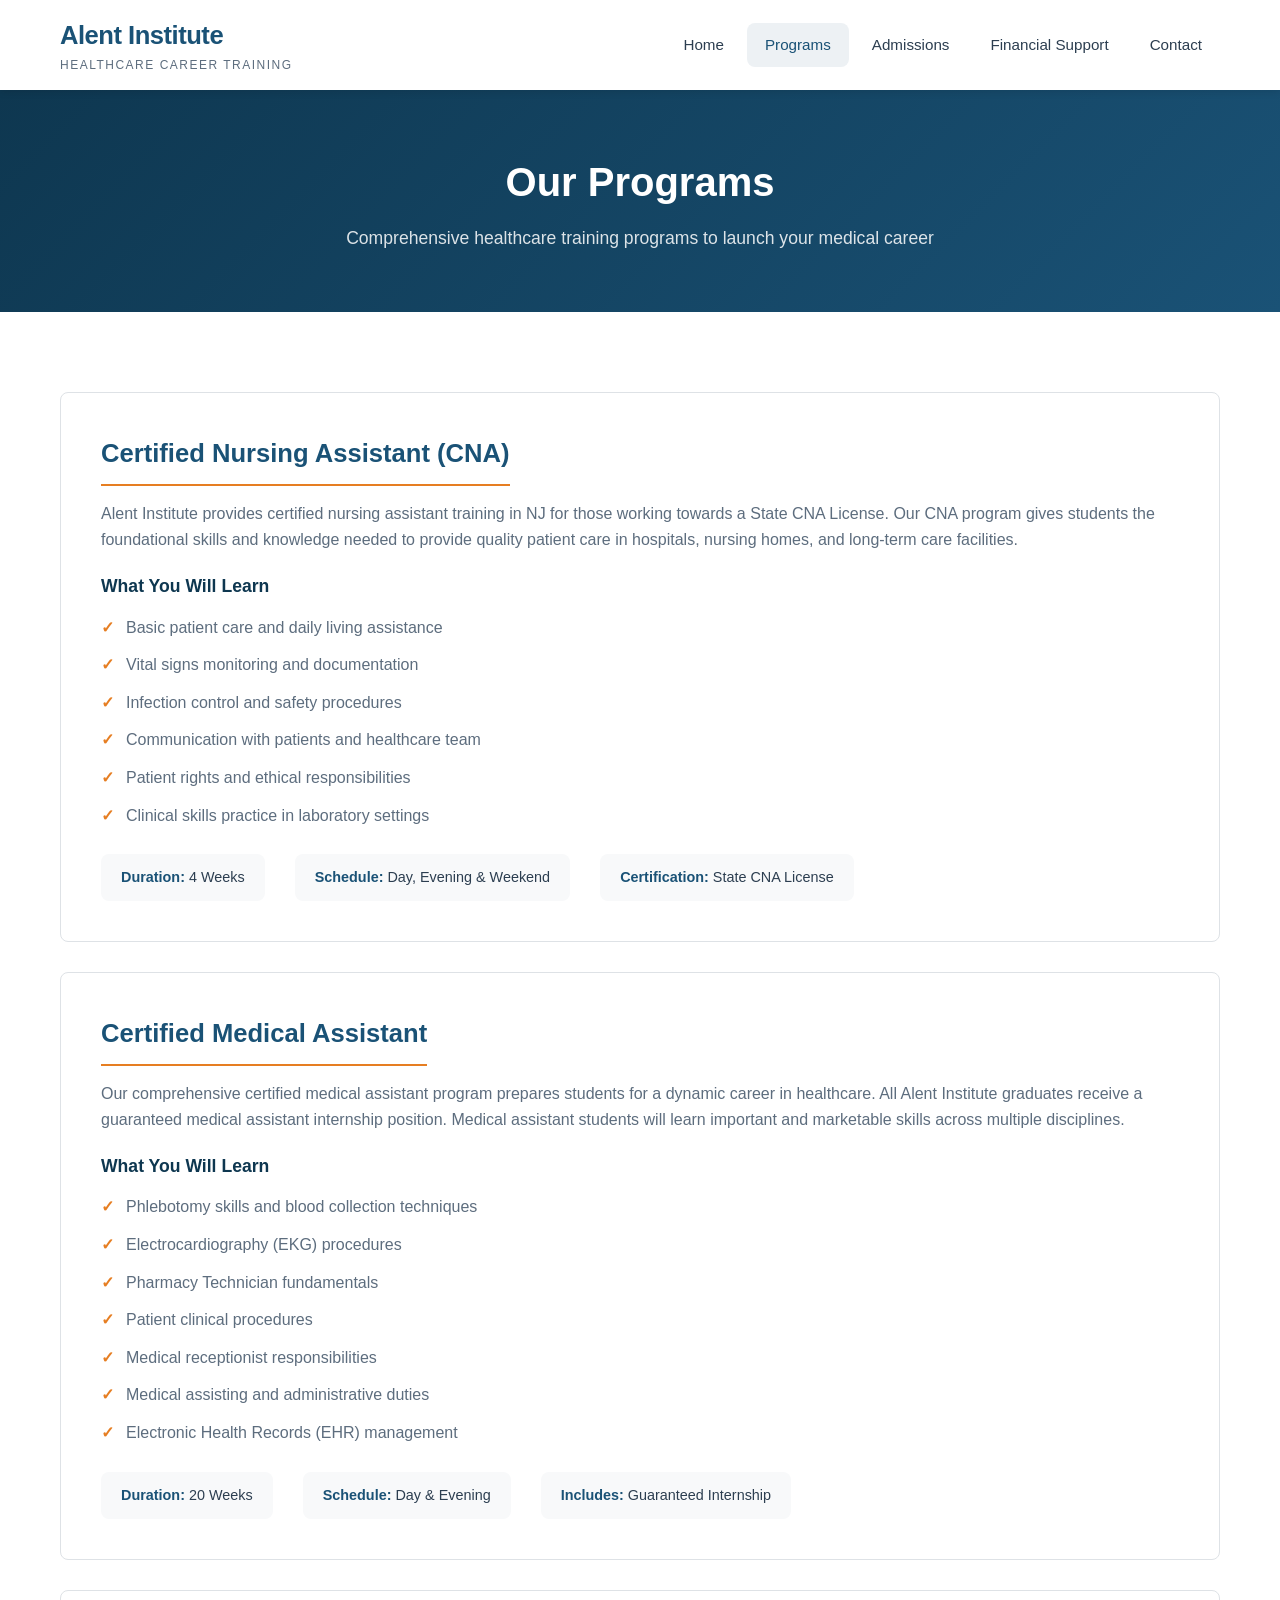
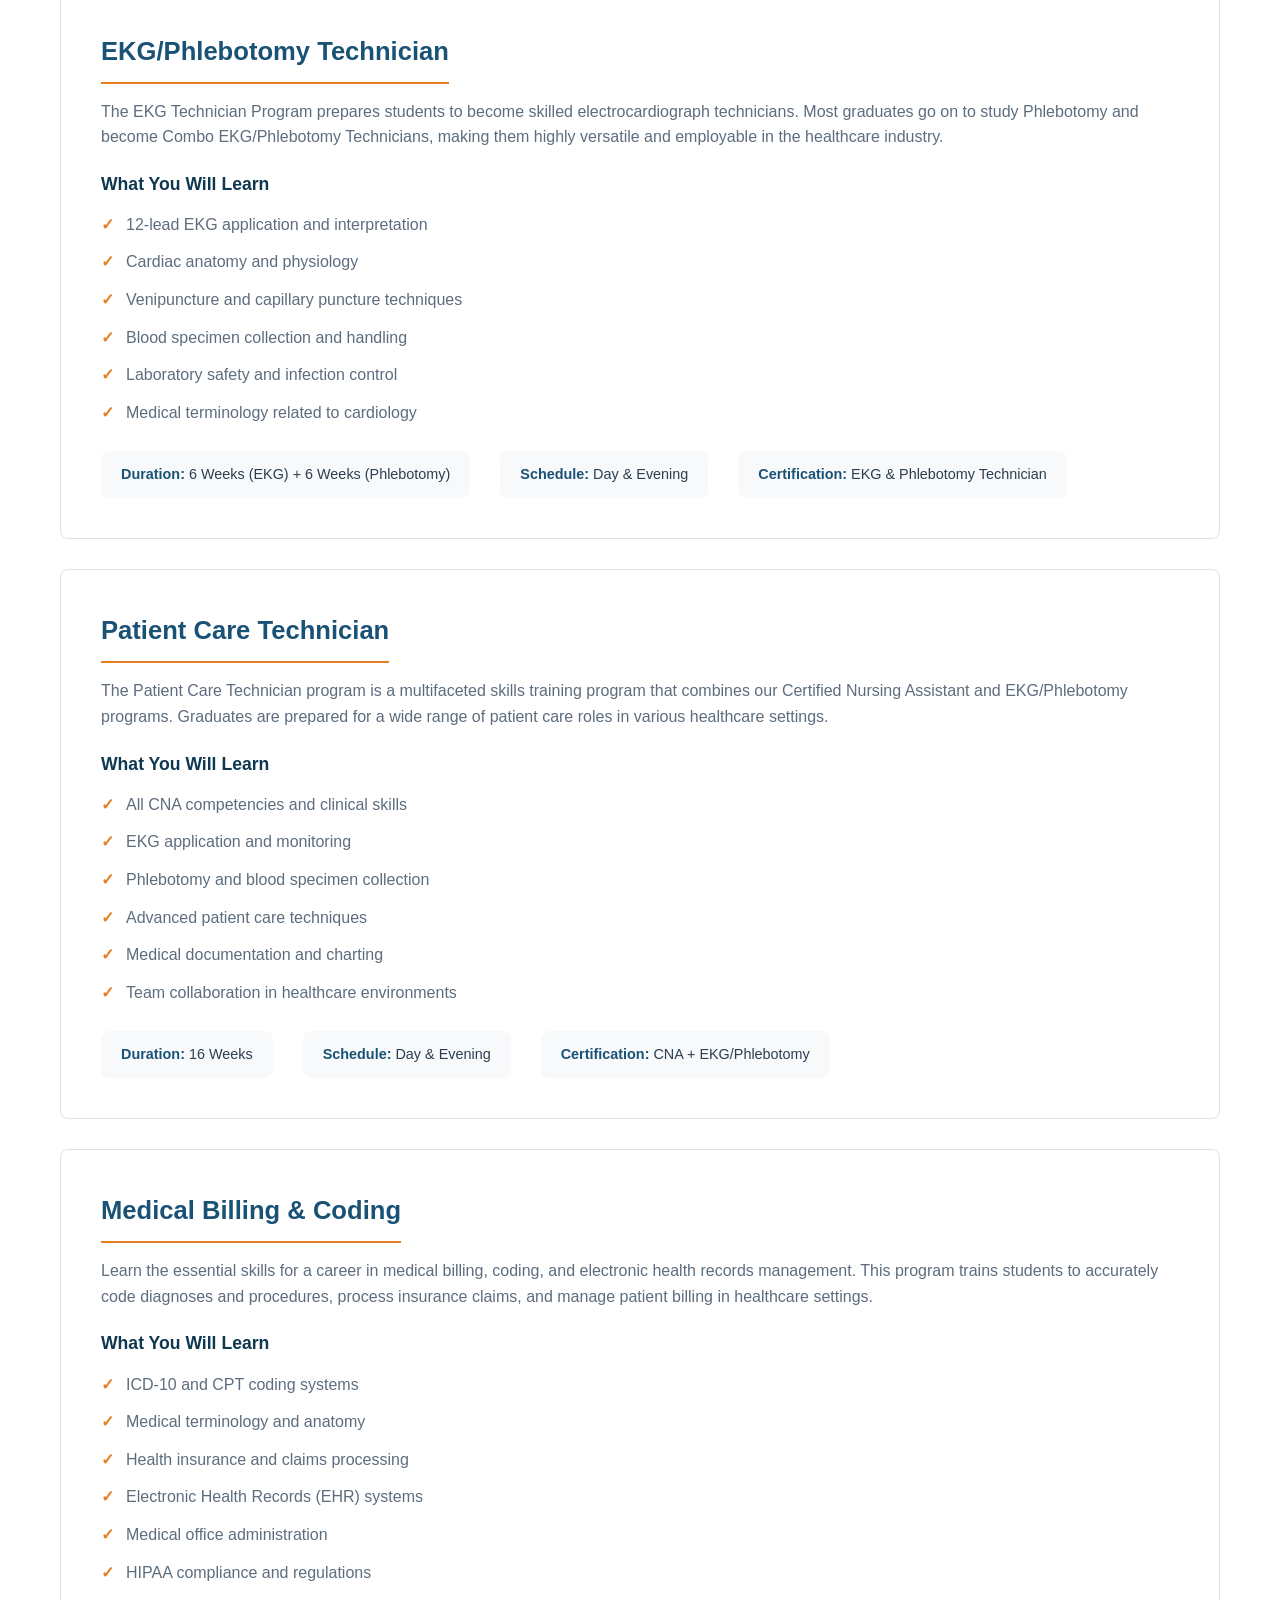
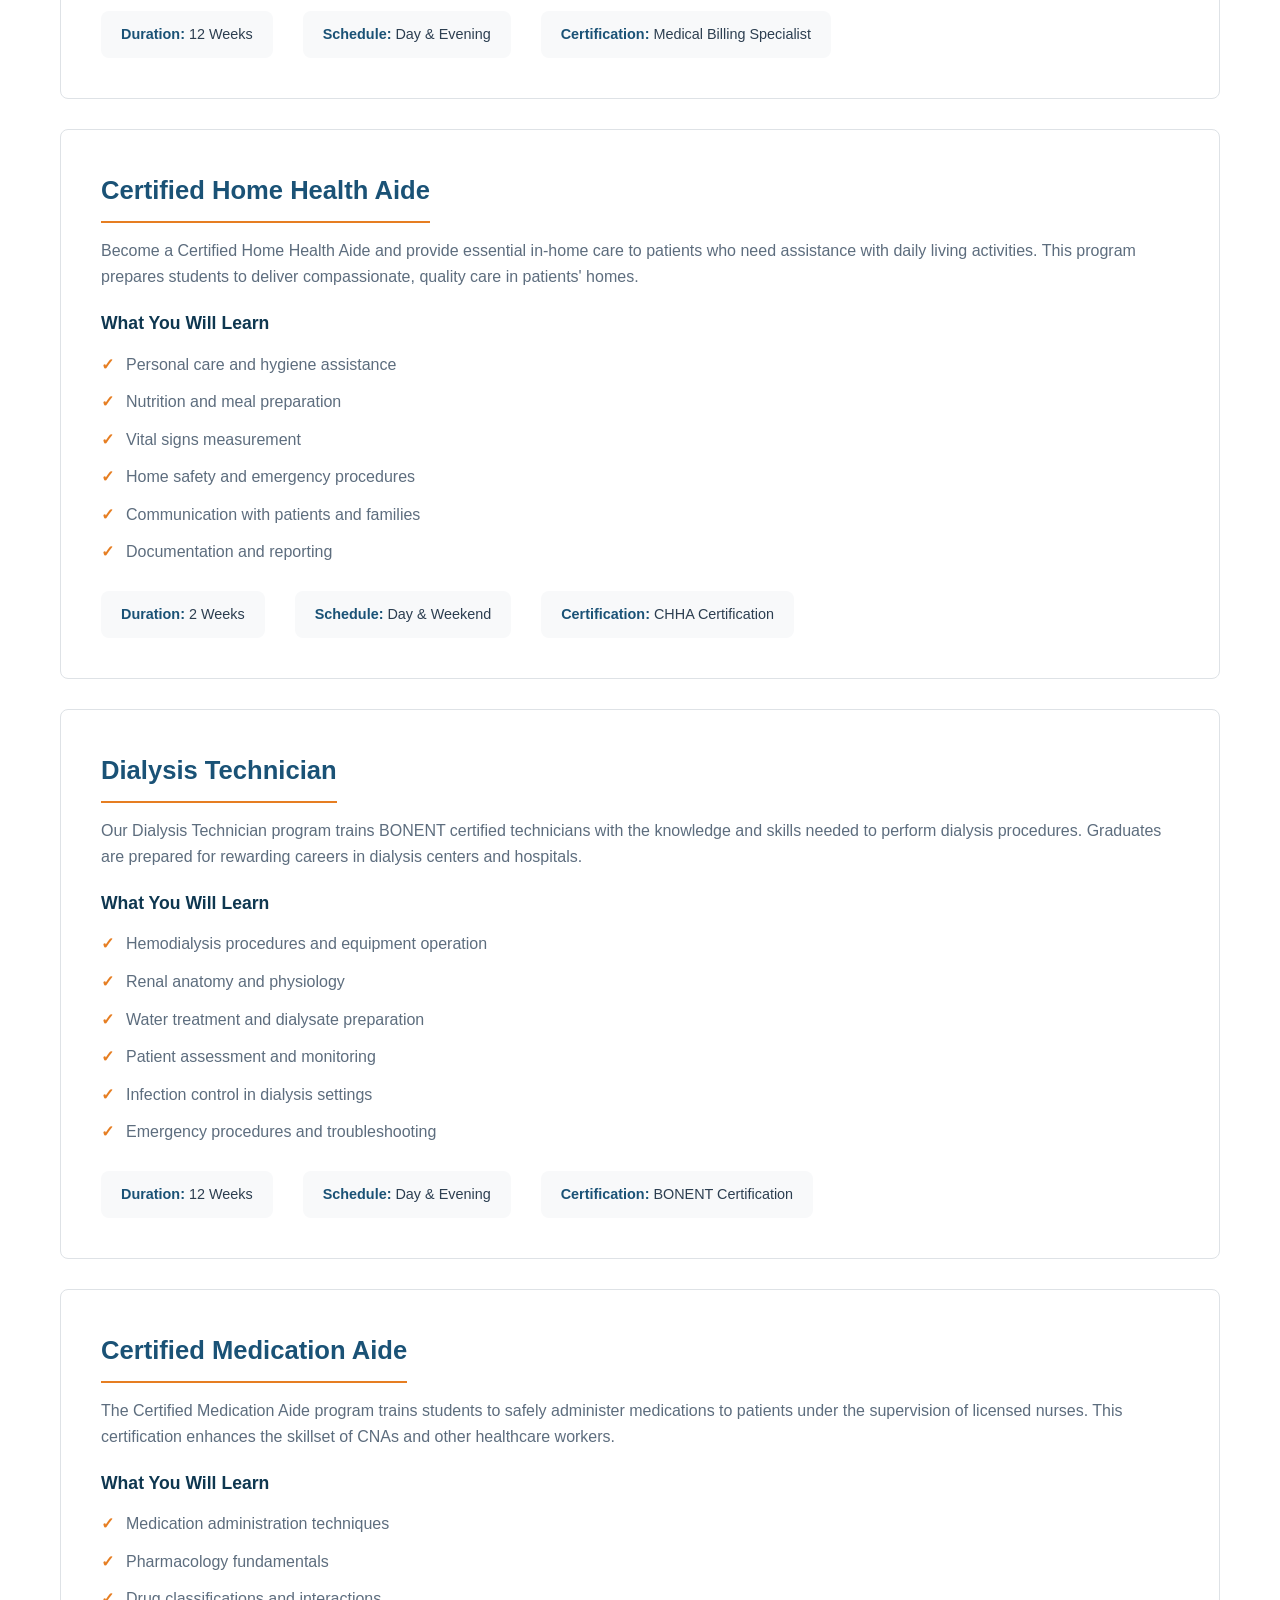
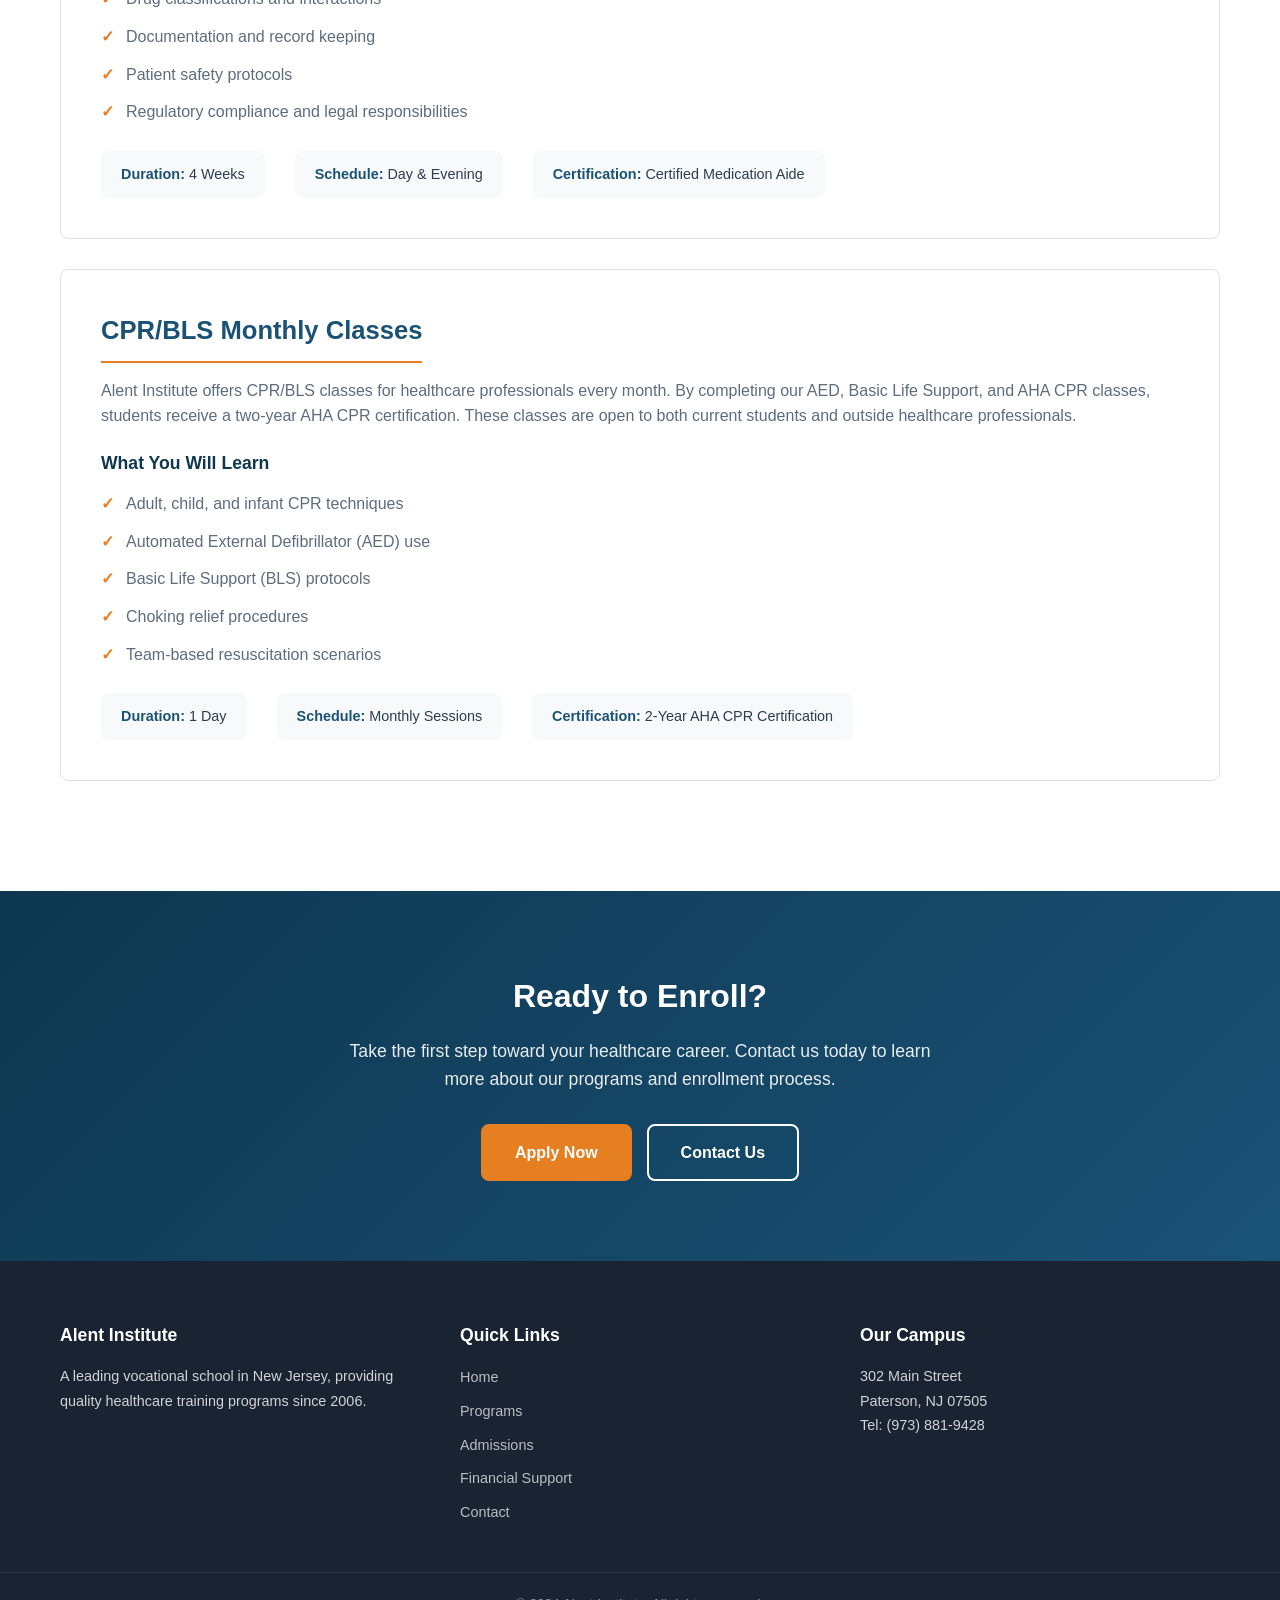
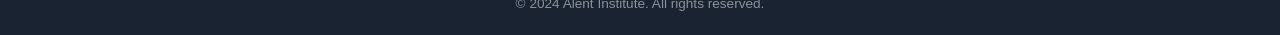
<file: programs.html>
<!DOCTYPE html>
<html lang="en">
<head>
    <meta charset="UTF-8">
    <meta name="viewport" content="width=device-width, initial-scale=1.0">
    <title>Programs | Alent Institute</title>
    <meta name="description" content="Explore healthcare training programs at Alent Institute. CNA, Medical Assistant, EKG/Phlebotomy, Patient Care Technician, Medical Billing, and more.">
    <link rel="stylesheet" href="styles.css">
</head>
<body>
    <header class="site-header">
        <div class="container header-inner">
            <a href="index.html" class="logo">
                <span class="logo-main">Alent Institute</span>
                <span class="logo-tagline">Healthcare Career Training</span>
            </a>
            <button class="mobile-menu-toggle" aria-label="Toggle menu">&#9776;</button>
            <nav class="main-nav">
                <ul>
                    <li><a href="index.html">Home</a></li>
                    <li><a href="programs.html" class="active">Programs</a></li>
                    <li><a href="admissions.html">Admissions</a></li>
                    <li><a href="financial-aid.html">Financial Support</a></li>
                    <li><a href="contact.html">Contact</a></li>
                </ul>
            </nav>
        </div>
    </header>

    <section class="page-header">
        <div class="container">
            <h1>Our Programs</h1>
            <p>Comprehensive healthcare training programs to launch your medical career</p>
        </div>
    </section>

    <section class="section">
        <div class="container">

            <div class="program-detail" id="cna">
                <h2>Certified Nursing Assistant (CNA)</h2>
                <p>Alent Institute provides certified nursing assistant training in NJ for those working towards a State CNA License. Our CNA program gives students the foundational skills and knowledge needed to provide quality patient care in hospitals, nursing homes, and long-term care facilities.</p>
                <h3>What You Will Learn</h3>
                <ul>
                    <li>Basic patient care and daily living assistance</li>
                    <li>Vital signs monitoring and documentation</li>
                    <li>Infection control and safety procedures</li>
                    <li>Communication with patients and healthcare team</li>
                    <li>Patient rights and ethical responsibilities</li>
                    <li>Clinical skills practice in laboratory settings</li>
                </ul>
                <div class="program-meta">
                    <div class="program-meta-item"><strong>Duration:</strong> 4 Weeks</div>
                    <div class="program-meta-item"><strong>Schedule:</strong> Day, Evening &amp; Weekend</div>
                    <div class="program-meta-item"><strong>Certification:</strong> State CNA License</div>
                </div>
            </div>

            <div class="program-detail" id="medical-assistant">
                <h2>Certified Medical Assistant</h2>
                <p>Our comprehensive certified medical assistant program prepares students for a dynamic career in healthcare. All Alent Institute graduates receive a guaranteed medical assistant internship position. Medical assistant students will learn important and marketable skills across multiple disciplines.</p>
                <h3>What You Will Learn</h3>
                <ul>
                    <li>Phlebotomy skills and blood collection techniques</li>
                    <li>Electrocardiography (EKG) procedures</li>
                    <li>Pharmacy Technician fundamentals</li>
                    <li>Patient clinical procedures</li>
                    <li>Medical receptionist responsibilities</li>
                    <li>Medical assisting and administrative duties</li>
                    <li>Electronic Health Records (EHR) management</li>
                </ul>
                <div class="program-meta">
                    <div class="program-meta-item"><strong>Duration:</strong> 20 Weeks</div>
                    <div class="program-meta-item"><strong>Schedule:</strong> Day &amp; Evening</div>
                    <div class="program-meta-item"><strong>Includes:</strong> Guaranteed Internship</div>
                </div>
            </div>

            <div class="program-detail" id="ekg-phlebotomy">
                <h2>EKG/Phlebotomy Technician</h2>
                <p>The EKG Technician Program prepares students to become skilled electrocardiograph technicians. Most graduates go on to study Phlebotomy and become Combo EKG/Phlebotomy Technicians, making them highly versatile and employable in the healthcare industry.</p>
                <h3>What You Will Learn</h3>
                <ul>
                    <li>12-lead EKG application and interpretation</li>
                    <li>Cardiac anatomy and physiology</li>
                    <li>Venipuncture and capillary puncture techniques</li>
                    <li>Blood specimen collection and handling</li>
                    <li>Laboratory safety and infection control</li>
                    <li>Medical terminology related to cardiology</li>
                </ul>
                <div class="program-meta">
                    <div class="program-meta-item"><strong>Duration:</strong> 6 Weeks (EKG) + 6 Weeks (Phlebotomy)</div>
                    <div class="program-meta-item"><strong>Schedule:</strong> Day &amp; Evening</div>
                    <div class="program-meta-item"><strong>Certification:</strong> EKG &amp; Phlebotomy Technician</div>
                </div>
            </div>

            <div class="program-detail" id="patient-care">
                <h2>Patient Care Technician</h2>
                <p>The Patient Care Technician program is a multifaceted skills training program that combines our Certified Nursing Assistant and EKG/Phlebotomy programs. Graduates are prepared for a wide range of patient care roles in various healthcare settings.</p>
                <h3>What You Will Learn</h3>
                <ul>
                    <li>All CNA competencies and clinical skills</li>
                    <li>EKG application and monitoring</li>
                    <li>Phlebotomy and blood specimen collection</li>
                    <li>Advanced patient care techniques</li>
                    <li>Medical documentation and charting</li>
                    <li>Team collaboration in healthcare environments</li>
                </ul>
                <div class="program-meta">
                    <div class="program-meta-item"><strong>Duration:</strong> 16 Weeks</div>
                    <div class="program-meta-item"><strong>Schedule:</strong> Day &amp; Evening</div>
                    <div class="program-meta-item"><strong>Certification:</strong> CNA + EKG/Phlebotomy</div>
                </div>
            </div>

            <div class="program-detail" id="billing-coding">
                <h2>Medical Billing &amp; Coding</h2>
                <p>Learn the essential skills for a career in medical billing, coding, and electronic health records management. This program trains students to accurately code diagnoses and procedures, process insurance claims, and manage patient billing in healthcare settings.</p>
                <h3>What You Will Learn</h3>
                <ul>
                    <li>ICD-10 and CPT coding systems</li>
                    <li>Medical terminology and anatomy</li>
                    <li>Health insurance and claims processing</li>
                    <li>Electronic Health Records (EHR) systems</li>
                    <li>Medical office administration</li>
                    <li>HIPAA compliance and regulations</li>
                </ul>
                <div class="program-meta">
                    <div class="program-meta-item"><strong>Duration:</strong> 12 Weeks</div>
                    <div class="program-meta-item"><strong>Schedule:</strong> Day &amp; Evening</div>
                    <div class="program-meta-item"><strong>Certification:</strong> Medical Billing Specialist</div>
                </div>
            </div>

            <div class="program-detail" id="home-health">
                <h2>Certified Home Health Aide</h2>
                <p>Become a Certified Home Health Aide and provide essential in-home care to patients who need assistance with daily living activities. This program prepares students to deliver compassionate, quality care in patients' homes.</p>
                <h3>What You Will Learn</h3>
                <ul>
                    <li>Personal care and hygiene assistance</li>
                    <li>Nutrition and meal preparation</li>
                    <li>Vital signs measurement</li>
                    <li>Home safety and emergency procedures</li>
                    <li>Communication with patients and families</li>
                    <li>Documentation and reporting</li>
                </ul>
                <div class="program-meta">
                    <div class="program-meta-item"><strong>Duration:</strong> 2 Weeks</div>
                    <div class="program-meta-item"><strong>Schedule:</strong> Day &amp; Weekend</div>
                    <div class="program-meta-item"><strong>Certification:</strong> CHHA Certification</div>
                </div>
            </div>

            <div class="program-detail" id="dialysis">
                <h2>Dialysis Technician</h2>
                <p>Our Dialysis Technician program trains BONENT certified technicians with the knowledge and skills needed to perform dialysis procedures. Graduates are prepared for rewarding careers in dialysis centers and hospitals.</p>
                <h3>What You Will Learn</h3>
                <ul>
                    <li>Hemodialysis procedures and equipment operation</li>
                    <li>Renal anatomy and physiology</li>
                    <li>Water treatment and dialysate preparation</li>
                    <li>Patient assessment and monitoring</li>
                    <li>Infection control in dialysis settings</li>
                    <li>Emergency procedures and troubleshooting</li>
                </ul>
                <div class="program-meta">
                    <div class="program-meta-item"><strong>Duration:</strong> 12 Weeks</div>
                    <div class="program-meta-item"><strong>Schedule:</strong> Day &amp; Evening</div>
                    <div class="program-meta-item"><strong>Certification:</strong> BONENT Certification</div>
                </div>
            </div>

            <div class="program-detail" id="medication-aide">
                <h2>Certified Medication Aide</h2>
                <p>The Certified Medication Aide program trains students to safely administer medications to patients under the supervision of licensed nurses. This certification enhances the skillset of CNAs and other healthcare workers.</p>
                <h3>What You Will Learn</h3>
                <ul>
                    <li>Medication administration techniques</li>
                    <li>Pharmacology fundamentals</li>
                    <li>Drug classifications and interactions</li>
                    <li>Documentation and record keeping</li>
                    <li>Patient safety protocols</li>
                    <li>Regulatory compliance and legal responsibilities</li>
                </ul>
                <div class="program-meta">
                    <div class="program-meta-item"><strong>Duration:</strong> 4 Weeks</div>
                    <div class="program-meta-item"><strong>Schedule:</strong> Day &amp; Evening</div>
                    <div class="program-meta-item"><strong>Certification:</strong> Certified Medication Aide</div>
                </div>
            </div>

            <div class="program-detail" id="cpr-bls">
                <h2>CPR/BLS Monthly Classes</h2>
                <p>Alent Institute offers CPR/BLS classes for healthcare professionals every month. By completing our AED, Basic Life Support, and AHA CPR classes, students receive a two-year AHA CPR certification. These classes are open to both current students and outside healthcare professionals.</p>
                <h3>What You Will Learn</h3>
                <ul>
                    <li>Adult, child, and infant CPR techniques</li>
                    <li>Automated External Defibrillator (AED) use</li>
                    <li>Basic Life Support (BLS) protocols</li>
                    <li>Choking relief procedures</li>
                    <li>Team-based resuscitation scenarios</li>
                </ul>
                <div class="program-meta">
                    <div class="program-meta-item"><strong>Duration:</strong> 1 Day</div>
                    <div class="program-meta-item"><strong>Schedule:</strong> Monthly Sessions</div>
                    <div class="program-meta-item"><strong>Certification:</strong> 2-Year AHA CPR Certification</div>
                </div>
            </div>

        </div>
    </section>

    <section class="section cta-section">
        <div class="container cta-content">
            <h2>Ready to Enroll?</h2>
            <p>Take the first step toward your healthcare career. Contact us today to learn more about our programs and enrollment process.</p>
            <div class="hero-buttons">
                <a href="admissions.html" class="btn btn-primary">Apply Now</a>
                <a href="contact.html" class="btn btn-secondary">Contact Us</a>
            </div>
        </div>
    </section>

    <footer class="site-footer">
        <div class="container footer-inner">
            <div class="footer-col">
                <h4>Alent Institute</h4>
                <p>A leading vocational school in New Jersey, providing quality healthcare training programs since 2006.</p>
            </div>
            <div class="footer-col">
                <h4>Quick Links</h4>
                <ul>
                    <li><a href="index.html">Home</a></li>
                    <li><a href="programs.html">Programs</a></li>
                    <li><a href="admissions.html">Admissions</a></li>
                    <li><a href="financial-aid.html">Financial Support</a></li>
                    <li><a href="contact.html">Contact</a></li>
                </ul>
            </div>
            <div class="footer-col">
                <h4>Our Campus</h4>
                <p>302 Main Street<br>Paterson, NJ 07505<br>Tel: (973) 881-9428</p>
            </div>
        </div>
        <div class="footer-bottom">
            <div class="container">
                <p>&copy; 2024 Alent Institute. All rights reserved.</p>
            </div>
        </div>
    </footer>

    <script>
        document.querySelector('.mobile-menu-toggle').addEventListener('click', function() {
            document.querySelector('.main-nav').classList.toggle('open');
        });
    </script>
</body>
</html>
</file>
<file: styles.css>
/* === Reset & Base === */
*, *::before, *::after {
    margin: 0;
    padding: 0;
    box-sizing: border-box;
}

:root {
    --primary: #1a5276;
    --primary-dark: #0e3750;
    --primary-light: #2980b9;
    --accent: #e67e22;
    --accent-dark: #d35400;
    --text: #2c3e50;
    --text-light: #5d6d7e;
    --bg: #ffffff;
    --bg-light: #f8f9fa;
    --bg-dark: #1a2332;
    --border: #dee2e6;
    --white: #ffffff;
    --shadow: 0 2px 8px rgba(0,0,0,0.1);
    --shadow-lg: 0 8px 30px rgba(0,0,0,0.12);
    --radius: 8px;
    --transition: 0.3s ease;
}

html {
    scroll-behavior: smooth;
}

body {
    font-family: 'Segoe UI', Tahoma, Geneva, Verdana, sans-serif;
    color: var(--text);
    line-height: 1.6;
    background: var(--bg);
}

a {
    color: var(--primary-light);
    text-decoration: none;
    transition: color var(--transition);
}

a:hover {
    color: var(--accent);
}

img {
    max-width: 100%;
    height: auto;
}

.container {
    max-width: 1200px;
    margin: 0 auto;
    padding: 0 20px;
}

/* === Header === */
.site-header {
    background: var(--white);
    box-shadow: var(--shadow);
    position: sticky;
    top: 0;
    z-index: 1000;
}

.header-inner {
    display: flex;
    align-items: center;
    justify-content: space-between;
    padding: 15px 20px;
}

.logo {
    display: flex;
    flex-direction: column;
    text-decoration: none;
}

.logo-main {
    font-size: 1.6rem;
    font-weight: 700;
    color: var(--primary);
    letter-spacing: -0.5px;
}

.logo-tagline {
    font-size: 0.75rem;
    color: var(--text-light);
    text-transform: uppercase;
    letter-spacing: 1.5px;
}

.main-nav ul {
    display: flex;
    list-style: none;
    gap: 5px;
}

.main-nav a {
    display: block;
    padding: 10px 18px;
    color: var(--text);
    font-weight: 500;
    border-radius: var(--radius);
    transition: all var(--transition);
    font-size: 0.95rem;
}

.main-nav a:hover,
.main-nav a.active {
    color: var(--primary);
    background: rgba(26, 82, 118, 0.08);
}

.mobile-menu-toggle {
    display: none;
    background: none;
    border: none;
    font-size: 1.5rem;
    color: var(--primary);
    cursor: pointer;
    padding: 5px;
}

/* === Hero === */
.hero {
    position: relative;
    background: linear-gradient(135deg, var(--primary-dark) 0%, var(--primary) 50%, var(--primary-light) 100%);
    color: var(--white);
    padding: 100px 0;
    text-align: center;
    overflow: hidden;
}

.hero::before {
    content: '';
    position: absolute;
    top: 0;
    left: 0;
    right: 0;
    bottom: 0;
    background: url("data:image/svg+xml,%3Csvg width='60' height='60' viewBox='0 0 60 60' xmlns='http://www.w3.org/2000/svg'%3E%3Cg fill='none' fill-rule='evenodd'%3E%3Cg fill='%23ffffff' fill-opacity='0.05'%3E%3Cpath d='M36 34v-4h-2v4h-4v2h4v4h2v-4h4v-2h-4zm0-30V0h-2v4h-4v2h4v4h2V6h4V4h-4zM6 34v-4H4v4H0v2h4v4h2v-4h4v-2H6zM6 4V0H4v4H0v2h4v4h2V6h4V4H6z'/%3E%3C/g%3E%3C/g%3E%3C/svg%3E");
    opacity: 0.5;
}

.hero-content {
    position: relative;
    z-index: 1;
}

.hero h1 {
    font-size: 3rem;
    font-weight: 700;
    margin-bottom: 20px;
    line-height: 1.2;
}

.hero p {
    font-size: 1.2rem;
    max-width: 650px;
    margin: 0 auto 35px;
    opacity: 0.9;
    line-height: 1.7;
}

.hero-buttons {
    display: flex;
    gap: 15px;
    justify-content: center;
    flex-wrap: wrap;
}

/* === Buttons === */
.btn {
    display: inline-block;
    padding: 14px 32px;
    border-radius: var(--radius);
    font-weight: 600;
    font-size: 1rem;
    text-decoration: none;
    transition: all var(--transition);
    cursor: pointer;
    border: 2px solid transparent;
}

.btn-primary {
    background: var(--accent);
    color: var(--white);
    border-color: var(--accent);
}

.btn-primary:hover {
    background: var(--accent-dark);
    border-color: var(--accent-dark);
    color: var(--white);
    transform: translateY(-2px);
    box-shadow: 0 4px 15px rgba(230, 126, 34, 0.4);
}

.btn-secondary {
    background: transparent;
    color: var(--white);
    border-color: var(--white);
}

.btn-secondary:hover {
    background: var(--white);
    color: var(--primary);
    transform: translateY(-2px);
}

/* === Sections === */
.section {
    padding: 80px 0;
}

.section-header {
    text-align: center;
    margin-bottom: 50px;
}

.section-header h2 {
    font-size: 2.2rem;
    color: var(--primary);
    margin-bottom: 10px;
}

.section-subtitle {
    font-size: 1.1rem;
    color: var(--text-light);
}

/* === About Section === */
.about-section {
    background: var(--bg-light);
}

.about-grid {
    display: grid;
    grid-template-columns: 1.5fr 1fr;
    gap: 50px;
    align-items: center;
}

.about-text p {
    margin-bottom: 15px;
    color: var(--text-light);
    font-size: 1.05rem;
}

.about-highlights {
    display: grid;
    grid-template-columns: 1fr 1fr;
    gap: 20px;
}

.highlight-card {
    background: var(--white);
    padding: 30px 20px;
    border-radius: var(--radius);
    text-align: center;
    box-shadow: var(--shadow);
    transition: transform var(--transition);
}

.highlight-card:hover {
    transform: translateY(-4px);
}

.highlight-number {
    font-size: 2.5rem;
    font-weight: 700;
    color: var(--accent);
    line-height: 1;
    margin-bottom: 5px;
}

.highlight-label {
    font-size: 0.9rem;
    color: var(--text-light);
    font-weight: 500;
}

/* === Photo Carousel === */
.photo-carousel-section {
    padding-bottom: 60px;
    overflow: hidden;
}

.carousel-wrapper {
    overflow: hidden;
    width: 100%;
    position: relative;
    mask-image: linear-gradient(to right, transparent, black 5%, black 95%, transparent);
    -webkit-mask-image: linear-gradient(to right, transparent, black 5%, black 95%, transparent);
}

.carousel-track {
    display: flex;
    gap: 25px;
    animation: scroll-carousel 40s linear infinite;
    width: max-content;
}

.carousel-track:hover {
    animation-play-state: paused;
}

.carousel-slide {
    flex-shrink: 0;
    width: 380px;
    border-radius: var(--radius);
    overflow: hidden;
    box-shadow: var(--shadow);
    position: relative;
    transition: transform var(--transition);
}

.carousel-slide:hover {
    transform: scale(1.03);
}

.carousel-slide img {
    width: 100%;
    height: 260px;
    object-fit: cover;
    display: block;
}

.carousel-caption {
    position: absolute;
    bottom: 0;
    left: 0;
    right: 0;
    background: linear-gradient(transparent, rgba(0,0,0,0.75));
    color: var(--white);
    padding: 30px 20px 15px;
    font-weight: 600;
    font-size: 1.05rem;
}

@keyframes scroll-carousel {
    0% {
        transform: translateX(0);
    }
    100% {
        transform: translateX(calc(-380px * 8 - 25px * 8));
    }
}

@media (max-width: 768px) {
    .carousel-slide {
        width: 280px;
    }

    .carousel-slide img {
        height: 200px;
    }

    @keyframes scroll-carousel {
        0% {
            transform: translateX(0);
        }
        100% {
            transform: translateX(calc(-280px * 8 - 25px * 8));
        }
    }
}

/* === Programs Grid === */
.programs-grid {
    display: grid;
    grid-template-columns: repeat(3, 1fr);
    gap: 30px;
}

.program-card {
    background: var(--white);
    border: 1px solid var(--border);
    border-radius: var(--radius);
    padding: 35px 30px;
    transition: all var(--transition);
}

.program-card:hover {
    box-shadow: var(--shadow-lg);
    transform: translateY(-4px);
    border-color: var(--primary-light);
}

.program-icon {
    font-size: 2.5rem;
    margin-bottom: 15px;
}

.program-card h3 {
    font-size: 1.2rem;
    color: var(--primary);
    margin-bottom: 12px;
}

.program-card p {
    color: var(--text-light);
    font-size: 0.95rem;
    margin-bottom: 15px;
}

.card-link {
    font-weight: 600;
    font-size: 0.9rem;
    color: var(--accent);
}

.card-link:hover {
    color: var(--accent-dark);
}

.programs-cta {
    text-align: center;
    margin-top: 40px;
}

/* === CTA Section === */
.cta-section {
    background: linear-gradient(135deg, var(--primary-dark), var(--primary));
    color: var(--white);
    text-align: center;
}

.cta-content h2 {
    font-size: 2rem;
    margin-bottom: 15px;
    color: var(--white);
}

.cta-content p {
    font-size: 1.1rem;
    opacity: 0.9;
    margin-bottom: 30px;
    max-width: 600px;
    margin-left: auto;
    margin-right: auto;
}

/* === Schedule Section === */
.schedule-grid {
    display: grid;
    grid-template-columns: repeat(3, 1fr);
    gap: 30px;
}

.schedule-card {
    background: var(--bg-light);
    border-radius: var(--radius);
    padding: 35px 30px;
    text-align: center;
    border: 1px solid var(--border);
}

.schedule-card h3 {
    font-size: 1.2rem;
    color: var(--primary);
    margin-bottom: 12px;
}

.schedule-card p {
    color: var(--text-light);
    font-size: 1rem;
}

/* === Footer === */
.site-footer {
    background: var(--bg-dark);
    color: rgba(255,255,255,0.8);
    padding: 60px 0 0;
}

.footer-inner {
    display: grid;
    grid-template-columns: repeat(3, 1fr);
    gap: 40px;
}

.footer-col h4 {
    color: var(--white);
    font-size: 1.1rem;
    margin-bottom: 15px;
}

.footer-col p {
    font-size: 0.9rem;
    line-height: 1.7;
}

.footer-col ul {
    list-style: none;
}

.footer-col ul li {
    margin-bottom: 8px;
}

.footer-col ul a {
    color: rgba(255,255,255,0.7);
    font-size: 0.9rem;
    transition: color var(--transition);
}

.footer-col ul a:hover {
    color: var(--accent);
}

.footer-bottom {
    margin-top: 40px;
    padding: 20px 0;
    border-top: 1px solid rgba(255,255,255,0.1);
    text-align: center;
}

.footer-bottom p {
    font-size: 0.85rem;
    color: rgba(255,255,255,0.5);
}

/* === Page Headers (inner pages) === */
.page-header {
    background: linear-gradient(135deg, var(--primary-dark), var(--primary));
    color: var(--white);
    padding: 60px 0;
    text-align: center;
}

.page-header h1 {
    font-size: 2.5rem;
    margin-bottom: 10px;
}

.page-header p {
    font-size: 1.1rem;
    opacity: 0.85;
}

/* === Program Detail Cards === */
.program-detail {
    background: var(--white);
    border: 1px solid var(--border);
    border-radius: var(--radius);
    padding: 40px;
    margin-bottom: 30px;
}

.program-detail h2 {
    color: var(--primary);
    font-size: 1.6rem;
    margin-bottom: 15px;
    padding-bottom: 10px;
    border-bottom: 2px solid var(--accent);
    display: inline-block;
}

.program-detail h3 {
    color: var(--primary-dark);
    font-size: 1.1rem;
    margin-top: 20px;
    margin-bottom: 8px;
}

.program-detail p {
    color: var(--text-light);
    margin-bottom: 12px;
    font-size: 1rem;
}

.program-detail ul {
    list-style: none;
    padding: 0;
}

.program-detail ul li {
    padding: 6px 0 6px 25px;
    position: relative;
    color: var(--text-light);
}

.program-detail ul li::before {
    content: '\2713';
    position: absolute;
    left: 0;
    color: var(--accent);
    font-weight: 700;
}

.program-meta {
    display: flex;
    gap: 30px;
    margin-top: 20px;
    flex-wrap: wrap;
}

.program-meta-item {
    background: var(--bg-light);
    padding: 12px 20px;
    border-radius: var(--radius);
    font-size: 0.9rem;
}

.program-meta-item strong {
    color: var(--primary);
}

/* === Admissions === */
.requirements-list {
    list-style: none;
    padding: 0;
}

.requirements-list li {
    padding: 15px 20px 15px 50px;
    position: relative;
    background: var(--bg-light);
    margin-bottom: 10px;
    border-radius: var(--radius);
    font-size: 1rem;
    color: var(--text-light);
}

.requirements-list li::before {
    content: attr(data-step);
    position: absolute;
    left: 15px;
    top: 50%;
    transform: translateY(-50%);
    width: 28px;
    height: 28px;
    background: var(--primary);
    color: var(--white);
    border-radius: 50%;
    display: flex;
    align-items: center;
    justify-content: center;
    font-size: 0.8rem;
    font-weight: 700;
}

.steps-grid {
    display: grid;
    grid-template-columns: repeat(auto-fit, minmax(250px, 1fr));
    gap: 25px;
    margin-top: 30px;
}

.step-card {
    background: var(--white);
    border: 1px solid var(--border);
    border-radius: var(--radius);
    padding: 30px;
    text-align: center;
}

.step-number {
    display: inline-flex;
    align-items: center;
    justify-content: center;
    width: 50px;
    height: 50px;
    background: var(--primary);
    color: var(--white);
    border-radius: 50%;
    font-size: 1.3rem;
    font-weight: 700;
    margin-bottom: 15px;
}

.step-card h3 {
    color: var(--primary);
    margin-bottom: 10px;
}

.step-card p {
    color: var(--text-light);
    font-size: 0.95rem;
}

/* === Financial Aid === */
.sponsors-grid {
    display: grid;
    grid-template-columns: repeat(auto-fit, minmax(280px, 1fr));
    gap: 25px;
}

.sponsor-card {
    background: var(--white);
    border: 1px solid var(--border);
    border-radius: var(--radius);
    padding: 30px;
    transition: all var(--transition);
}

.sponsor-card:hover {
    box-shadow: var(--shadow);
    border-color: var(--primary-light);
}

.sponsor-card h3 {
    color: var(--primary);
    font-size: 1.1rem;
    margin-bottom: 10px;
}

.sponsor-card p {
    color: var(--text-light);
    font-size: 0.95rem;
}

/* === Contact Page === */
.contact-grid {
    display: grid;
    grid-template-columns: 1fr 1fr;
    gap: 50px;
}

.contact-form {
    background: var(--white);
    border: 1px solid var(--border);
    border-radius: var(--radius);
    padding: 40px;
}

.form-group {
    margin-bottom: 20px;
}

.form-group label {
    display: block;
    margin-bottom: 6px;
    font-weight: 600;
    color: var(--text);
    font-size: 0.95rem;
}

.form-group input,
.form-group select,
.form-group textarea {
    width: 100%;
    padding: 12px 16px;
    border: 1px solid var(--border);
    border-radius: var(--radius);
    font-size: 1rem;
    font-family: inherit;
    color: var(--text);
    transition: border-color var(--transition);
}

.form-group input:focus,
.form-group select:focus,
.form-group textarea:focus {
    outline: none;
    border-color: var(--primary-light);
    box-shadow: 0 0 0 3px rgba(41, 128, 185, 0.1);
}

.form-group textarea {
    height: 120px;
    resize: vertical;
}

.contact-info-section {
    display: flex;
    flex-direction: column;
    gap: 25px;
}

.campus-card {
    background: var(--bg-light);
    border-radius: var(--radius);
    padding: 30px;
    border: 1px solid var(--border);
}

.campus-card h3 {
    color: var(--primary);
    font-size: 1.2rem;
    margin-bottom: 15px;
}

.campus-card p {
    color: var(--text-light);
    margin-bottom: 8px;
    font-size: 0.95rem;
}

.campus-card strong {
    color: var(--text);
}

.info-note {
    background: rgba(230, 126, 34, 0.08);
    border-left: 4px solid var(--accent);
    padding: 20px;
    border-radius: 0 var(--radius) var(--radius) 0;
    margin-top: 20px;
}

.info-note p {
    color: var(--text-light);
    font-size: 0.95rem;
}

/* === Responsive === */
@media (max-width: 992px) {
    .about-grid {
        grid-template-columns: 1fr;
    }

    .programs-grid {
        grid-template-columns: repeat(2, 1fr);
    }

    .schedule-grid {
        grid-template-columns: repeat(2, 1fr);
    }

    .footer-inner {
        grid-template-columns: repeat(2, 1fr);
    }

    .contact-grid {
        grid-template-columns: 1fr;
    }
}

@media (max-width: 768px) {
    .mobile-menu-toggle {
        display: block;
    }

    .main-nav {
        display: none;
        position: absolute;
        top: 100%;
        left: 0;
        right: 0;
        background: var(--white);
        box-shadow: var(--shadow-lg);
        padding: 20px;
    }

    .main-nav.open {
        display: block;
    }

    .main-nav ul {
        flex-direction: column;
        gap: 0;
    }

    .main-nav a {
        padding: 12px 15px;
    }

    .hero {
        padding: 60px 0;
    }

    .hero h1 {
        font-size: 2rem;
    }

    .hero p {
        font-size: 1rem;
    }

    .section {
        padding: 50px 0;
    }

    .section-header h2 {
        font-size: 1.8rem;
    }

    .programs-grid {
        grid-template-columns: 1fr;
    }

    .schedule-grid {
        grid-template-columns: 1fr;
    }

    .footer-inner {
        grid-template-columns: 1fr;
        gap: 30px;
    }

    .about-highlights {
        grid-template-columns: repeat(2, 1fr);
    }

    .page-header h1 {
        font-size: 1.8rem;
    }

    .program-detail {
        padding: 25px;
    }

    .program-meta {
        flex-direction: column;
        gap: 10px;
    }
}

@media (max-width: 480px) {
    .about-highlights {
        grid-template-columns: 1fr;
    }

    .hero-buttons {
        flex-direction: column;
        align-items: center;
    }

    .btn {
        width: 100%;
        max-width: 280px;
        text-align: center;
    }
}
</file>
